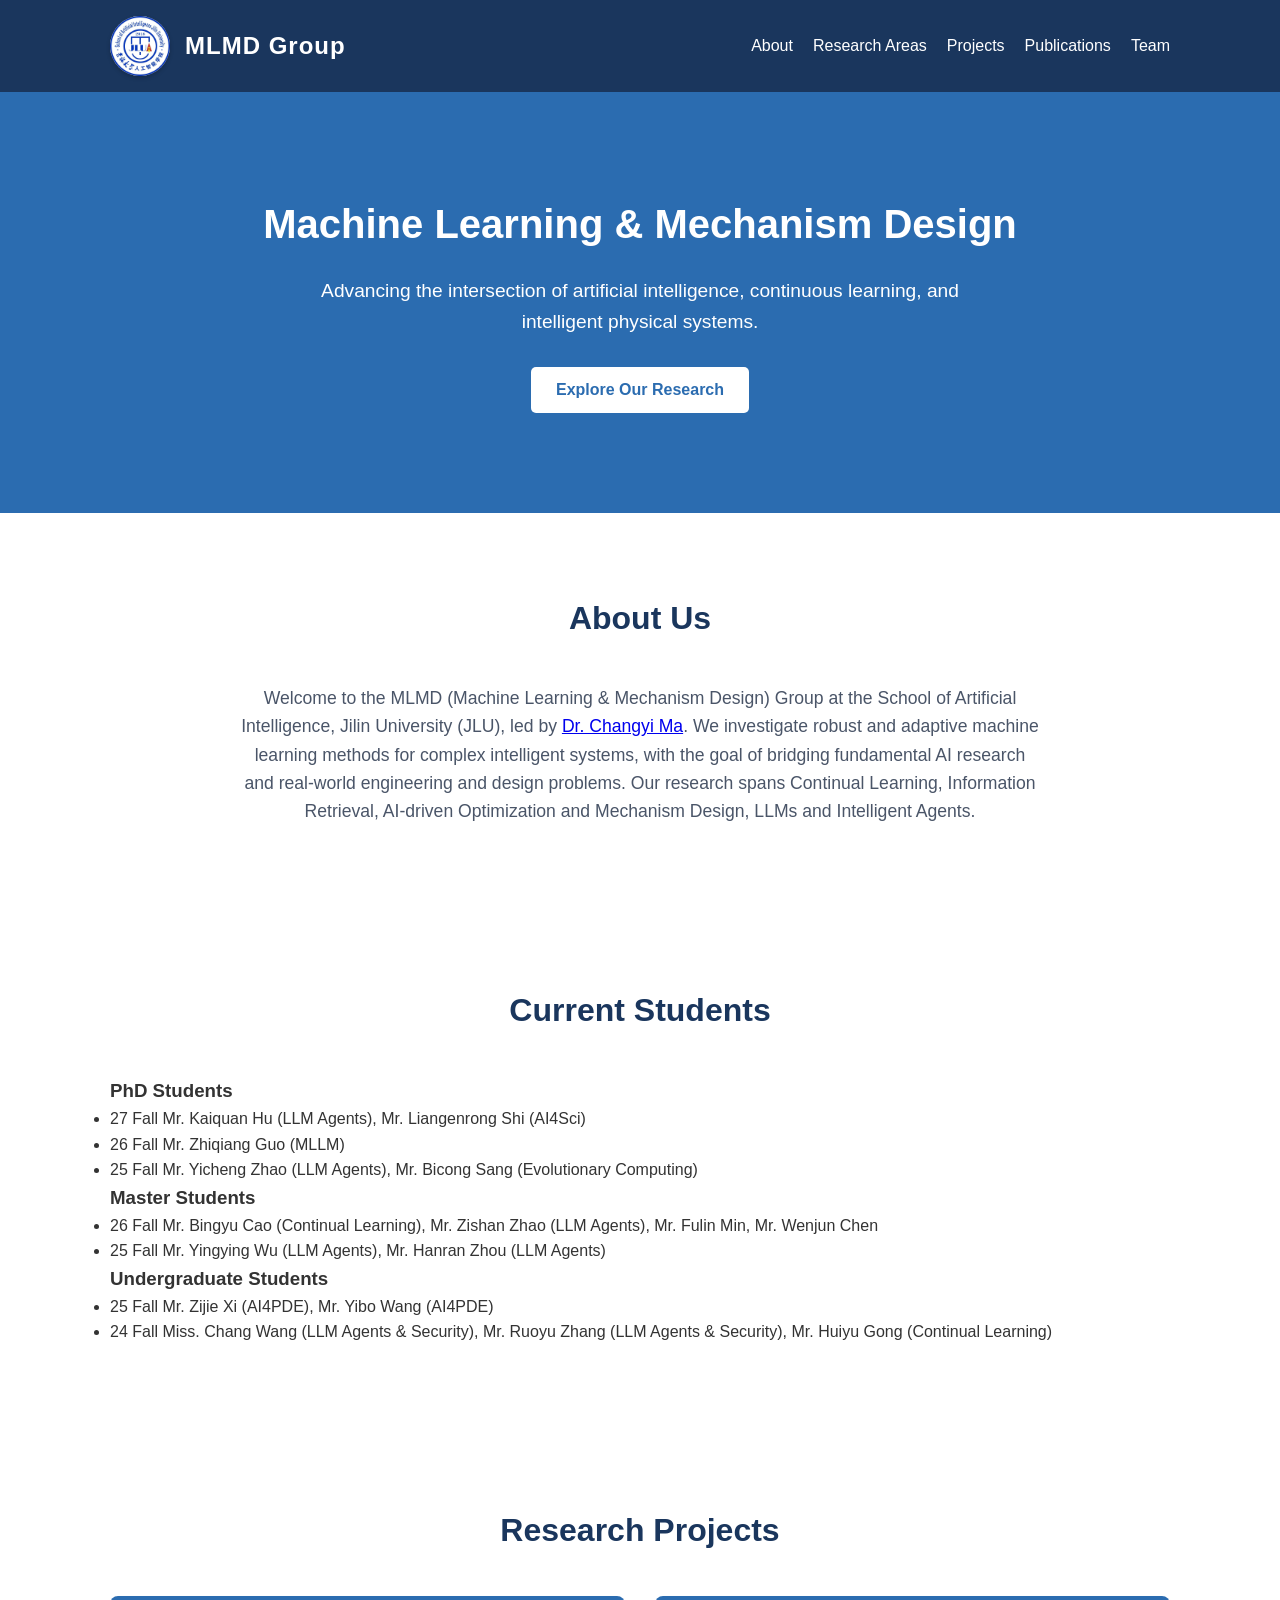
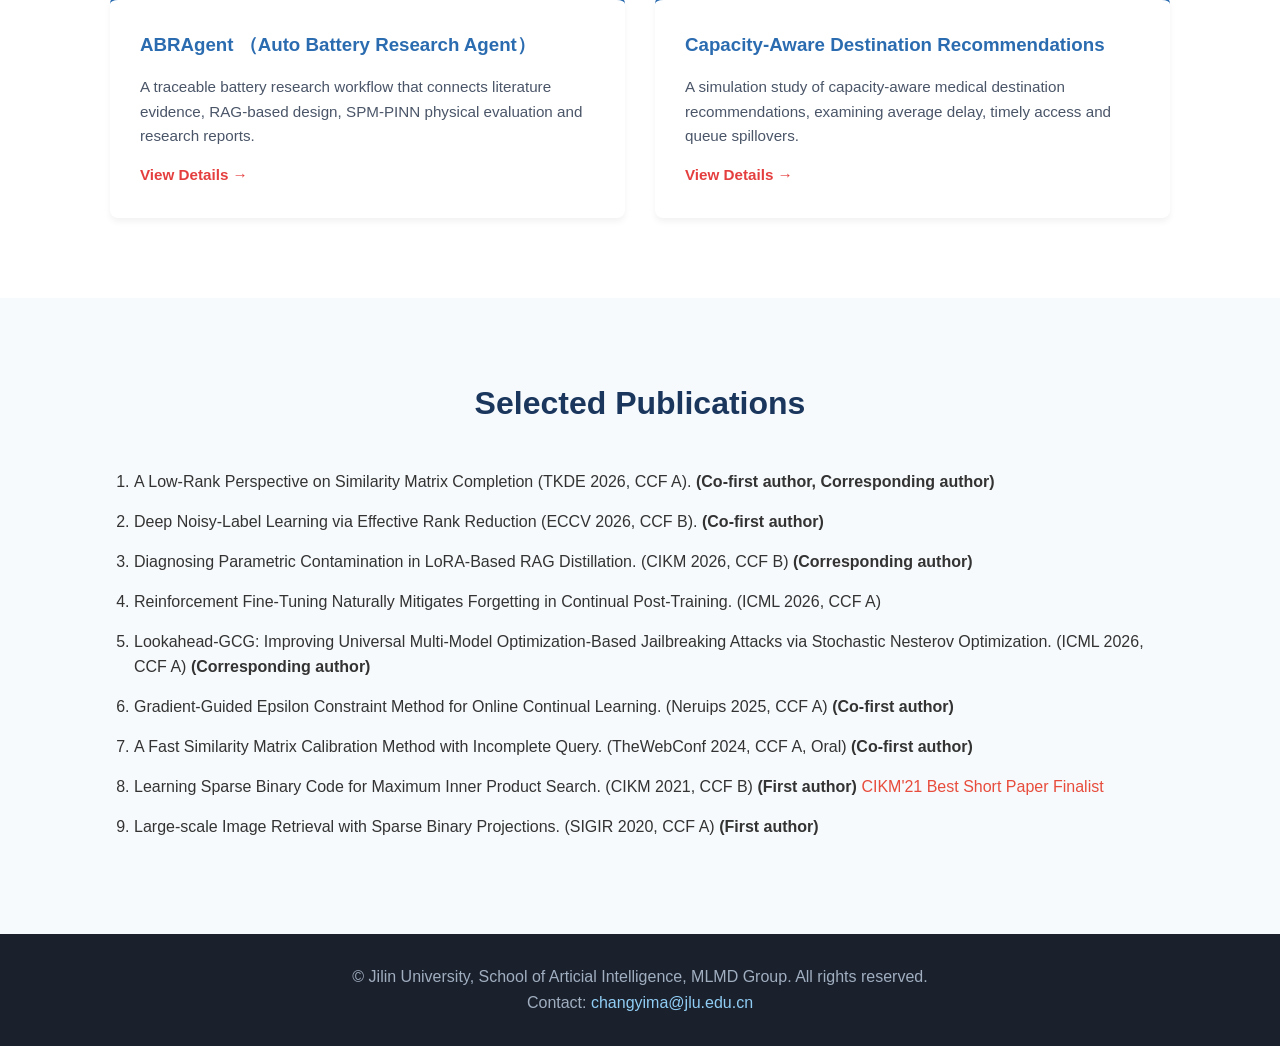
<file: index.html>
<!DOCTYPE html>
<html lang="en">
<head>
    <meta charset="UTF-8">
    <meta name="viewport" content="width=device-width, initial-scale=1.0">
    <title>MLMD Group - Machine Learning & Mechanism Design</title>
    <link rel="stylesheet" href="style.css">
</head>
<body>
<!-- 导航栏 -->
    <nav class="navbar">
        <div class="nav-container">
            <!-- 替换此处：添加 logo 图片与文字的组合 -->
            <a href="index.html" class="logo-container">
                <img src="jlusai.jpeg" alt="JLUA Logo" class="nav-logo-img">
                <h1 class="logo">MLMD Group</h1>
            </a>
            
            <ul class="nav-links">
                <!-- 这里保留你原有的链接，无需改动 -->
                <li><a href="index.html#about">About</a></li>
                <li><a href="index.html#research">Research Areas</a></li>
                <li><a href="projects.html">Projects</a></li>
                <li><a href="index.html#publications">Publications</a></li>
                <li><a href="index.html#team">Team</a></li>
            </ul>
        </div>
    </nav>

    <!-- 头部横幅 -->
    <header class="hero">
        <div class="hero-content">
            <h2>Machine Learning & Mechanism Design</h2>
            <p>Advancing the intersection of artificial intelligence, continuous learning, and intelligent physical systems.</p>
            <a href="#research" class="btn">Explore Our Research</a>
        </div>
    </header>

    <!-- 简介部分 -->
    <section id="about" class="section">
        <div class="container">
            <h2 class="section-title">About Us</h2>
            <p class="about-text">
                Welcome to the MLMD (Machine Learning & Mechanism Design) Group at the School of Artificial Intelligence, Jilin University (JLU), led by <a href="https://github.com/cyM-MC" target="_blank" rel="noopener noreferrer">Dr. Changyi Ma</a>.
                We investigate robust and adaptive machine learning methods for complex intelligent systems, with the goal of bridging fundamental AI research and real-world engineering and design problems.
                Our research spans Continual Learning, Information Retrieval, AI-driven Optimization and Mechanism Design, LLMs and Intelligent Agents.

            </p>
        </div>
    </section>
    <!-- 团队成员 -->
    <section id="team" class="section">
        <div class="container">
            <h2 class="section-title">Current Students</h2>

            <div class="team-container">
                <!-- PhD Students -->
                <div class="team-group">
                    <h3 class="team-role">PhD Students</h3>
                    <ul class="student-list">
                        <li><span class="year-badge">27 Fall</span> Mr. Kaiquan Hu (LLM Agents), Mr. Liangenrong Shi (AI4Sci)</li>
                        <li><span class="year-badge">26 Fall</span> Mr. Zhiqiang Guo (MLLM)</li>
                        <li><span class="year-badge">25 Fall</span> Mr. Yicheng Zhao (LLM Agents), Mr. Bicong Sang (Evolutionary Computing)</li>
                    </ul>
                </div>

                <!-- Master Students -->
                <div class="team-group">
                    <h3 class="team-role">Master Students</h3>
                    <ul class="student-list">
                        <li><span class="year-badge">26 Fall</span> Mr. Bingyu Cao (Continual Learning), Mr. Zishan Zhao (LLM Agents), Mr. Fulin Min, Mr. Wenjun Chen</li>
                        <li><span class="year-badge">25 Fall</span> Mr. Yingying Wu (LLM Agents), Mr. Hanran Zhou (LLM Agents)</li>
                    </ul>
                </div>

                <!-- Undergraduate Students -->
                <div class="team-group">
                    <h3 class="team-role">Undergraduate Students</h3>
                    <ul class="student-list">
                        <li><span class="year-badge">25 Fall</span> Mr. Zijie Xi (AI4PDE), Mr. Yibo Wang (AI4PDE)</li>
                        <li><span class="year-badge">24 Fall</span> Miss. Chang Wang (LLM Agents & Security), Mr. Ruoyu Zhang (LLM Agents & Security), Mr. Huiyu Gong (Continual Learning)</li>
                    </ul>
                </div>
            </div>
        </div>
    </section>
    <!-- 主页的项目概览板块 -->
    <section id="projects-overview" class="section">
        <div class="container">
            <h2 class="section-title">Research Projects</h2>
            <div class="grid">
                <!-- 项目 1 概览卡片 -->
                <div class="card">
                    <!-- 点击标题跳转到 ABRAgent 独立项目页面 -->
                    <h3><a href="abragent.html" class="project-link">ABRAgent （Auto Battery Research Agent）</a></h3>
                    <p>A traceable battery research workflow that connects literature evidence, RAG-based design, SPM-PINN physical evaluation and research reports.</p>
                    <a href="abragent.html" class="read-more">View Details &rarr;</a>
                </div>
                
                <div class="card"><h3><a href="nhb.html" class="project-link">Capacity-Aware Destination Recommendations</a></h3><p>A simulation study of capacity-aware medical destination recommendations, examining average delay, timely access and queue spillovers.</p><a href="nhb.html" class="read-more">View Details &rarr;</a></div>
<!-- 未来有新项目可以直接在这里复制添加卡片 -->
            </div>
        </div>
    </section>
    <!-- 发表论文 -->
    <section id="publications" class="section bg-light">
        <div class="container">
            <h2 class="section-title">Selected Publications</h2>
            
            <ol class="pub-list">
                <li class="pub-item"><p>A Low-Rank Perspective on Similarity Matrix Completion (TKDE 2026, CCF A). <strong>  (Co-first author, Corresponding author)</strong></p></li>
                <li class="pub-item"><p>Deep Noisy-Label Learning via Effective Rank Reduction (ECCV 2026, CCF B). <strong>  (Co-first author)</strong></p></li>
                <li class="pub-item"><p>Diagnosing Parametric Contamination in LoRA-Based RAG Distillation. (CIKM 2026, CCF B) <strong>  (Corresponding author)</strong></p></li>
                <li class="pub-item"><p>Reinforcement Fine-Tuning Naturally Mitigates Forgetting in Continual Post-Training. (ICML 2026, CCF A)  </p></li>
                <li class="pub-item"><p>Lookahead-GCG: Improving Universal Multi-Model Optimization-Based Jailbreaking Attacks via Stochastic Nesterov Optimization. (ICML 2026, CCF A) <strong>(Corresponding author)</strong></p></li>
                <li class="pub-item"><p>Gradient-Guided Epsilon Constraint Method for Online Continual Learning. (Neruips 2025, CCF A) <strong>  (Co-first author) </strong></p></li>
                <li class="pub-item"><p>A Fast Similarity Matrix Calibration Method with Incomplete Query. (TheWebConf 2024, CCF A, Oral) <strong> (Co-first author) </strong> </p></li>
                <li class="pub-item"><p>Learning Sparse Binary Code for Maximum Inner Product Search. (CIKM 2021, CCF B) <strong>  (First author) </strong><span style="color:#e74c3c">CIKM'21 Best Short Paper Finalist</span></p></li>
                <li class="pub-item"><p>Large-scale Image Retrieval with Sparse Binary Projections. (SIGIR 2020, CCF A) <strong>  (First author)</strong> </p></li>
            </ol>
        </div>
    </section>



    <!-- 页脚 -->
    <footer id="contact" class="footer">
        <div class="container">
            <p>&copy; Jilin University, School of Articial Intelligence, MLMD Group. All rights reserved.</p>
            <p>Contact: <a href="mailto:changyima@jlu.edu.cn">changyima@jlu.edu.cn</a></p>
        </div>
    </footer>
</body>
</html>
</file>
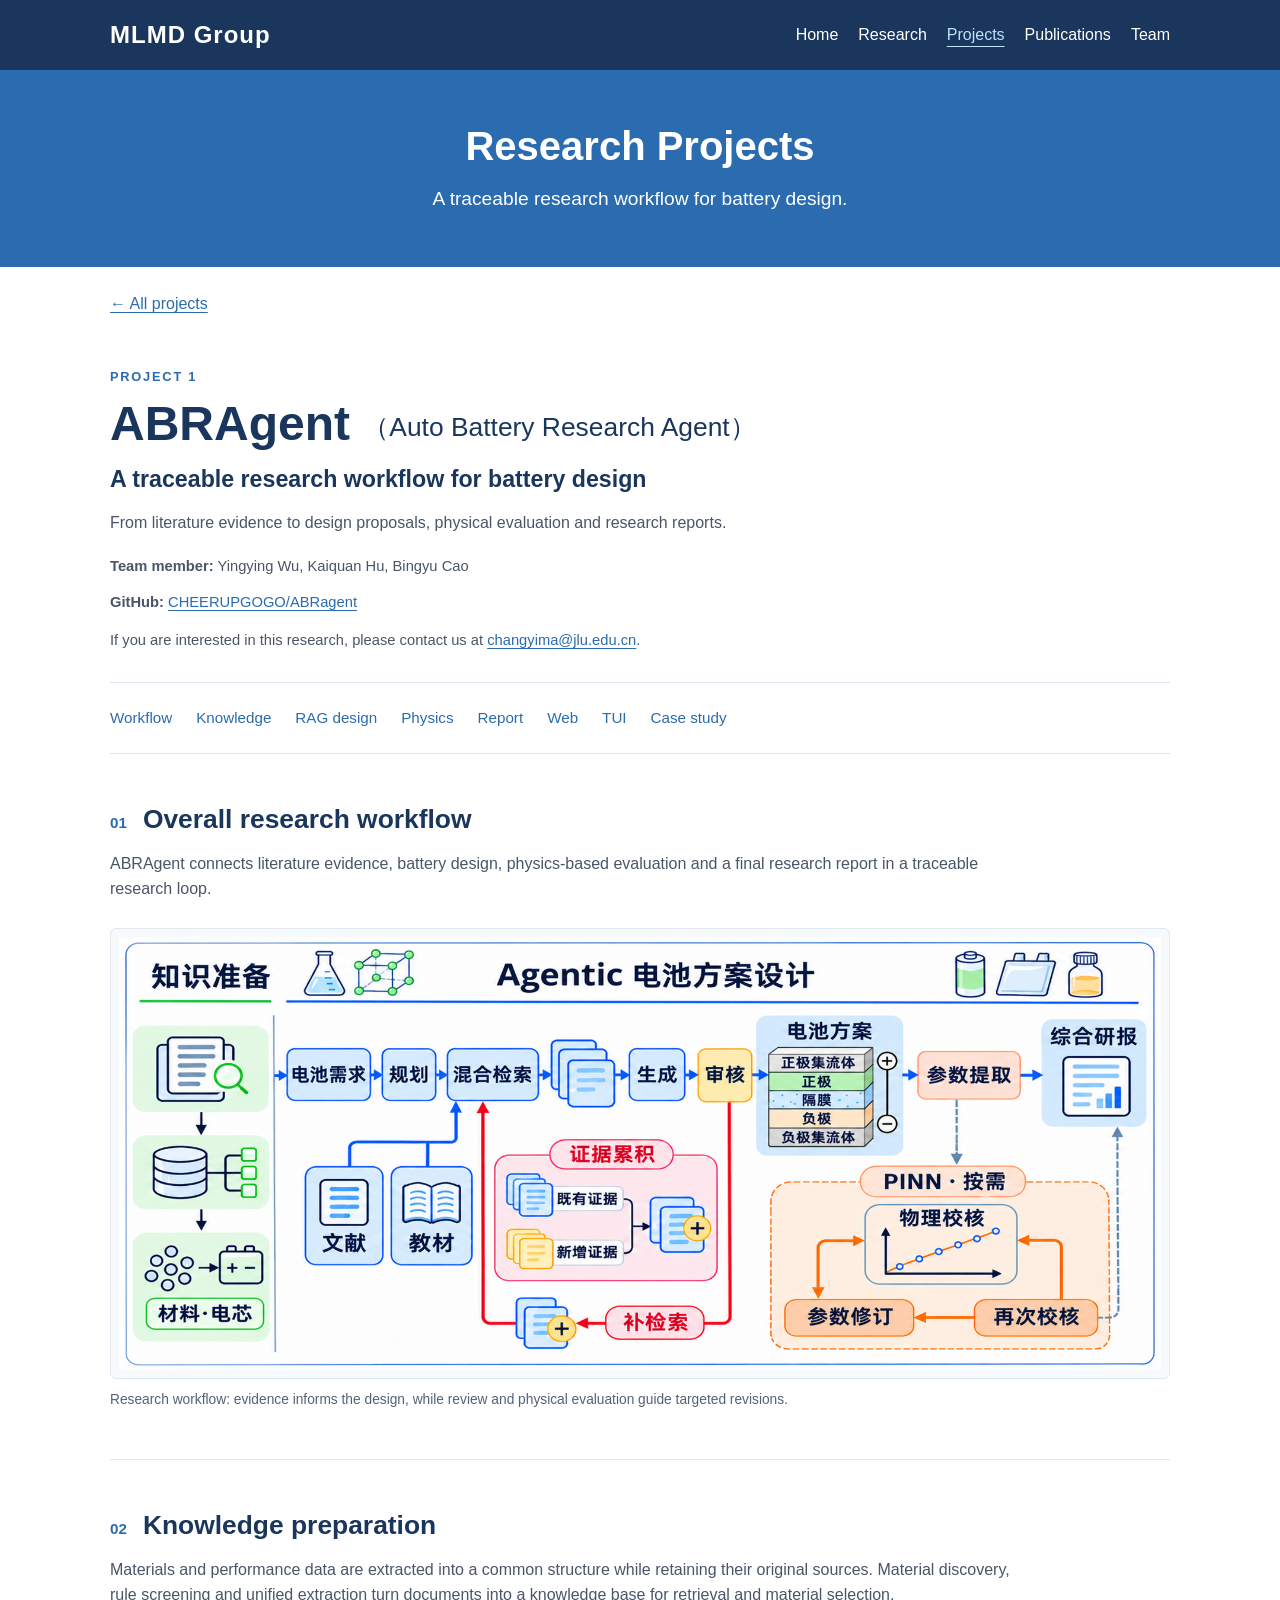
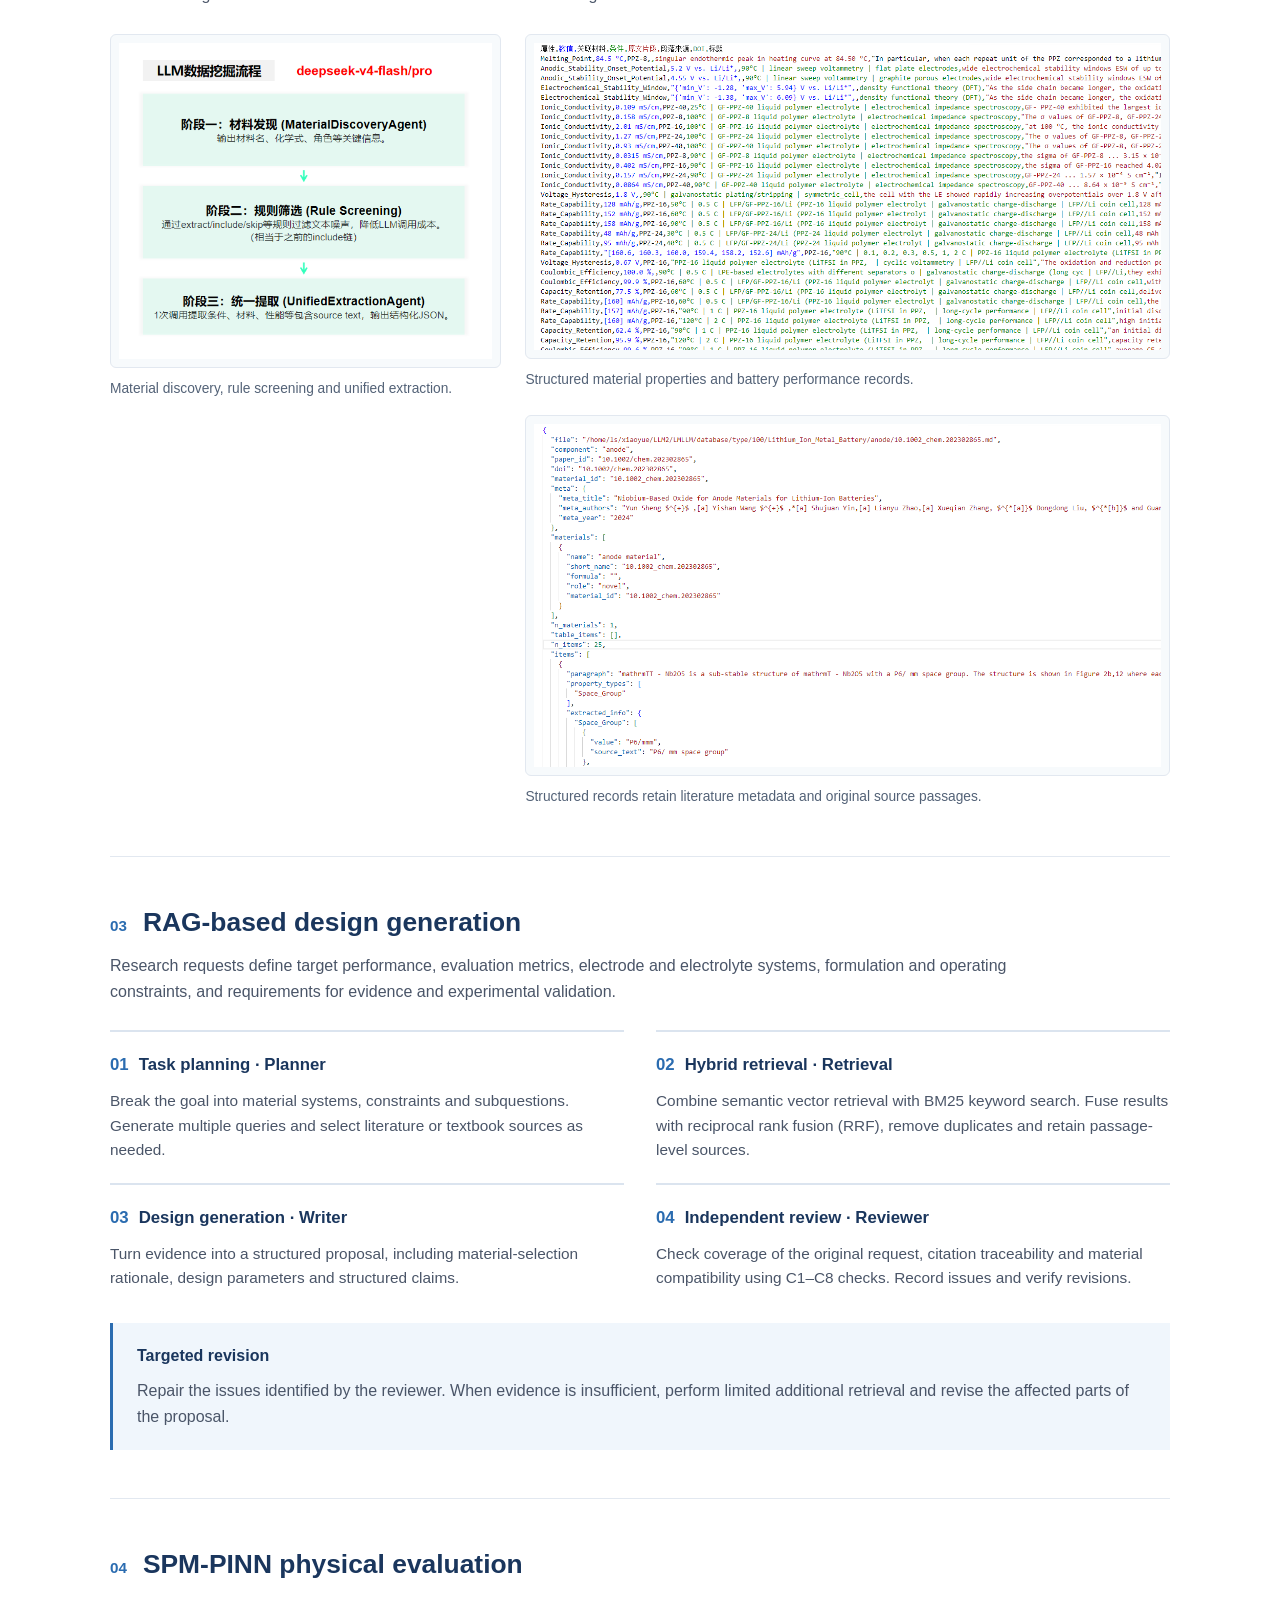
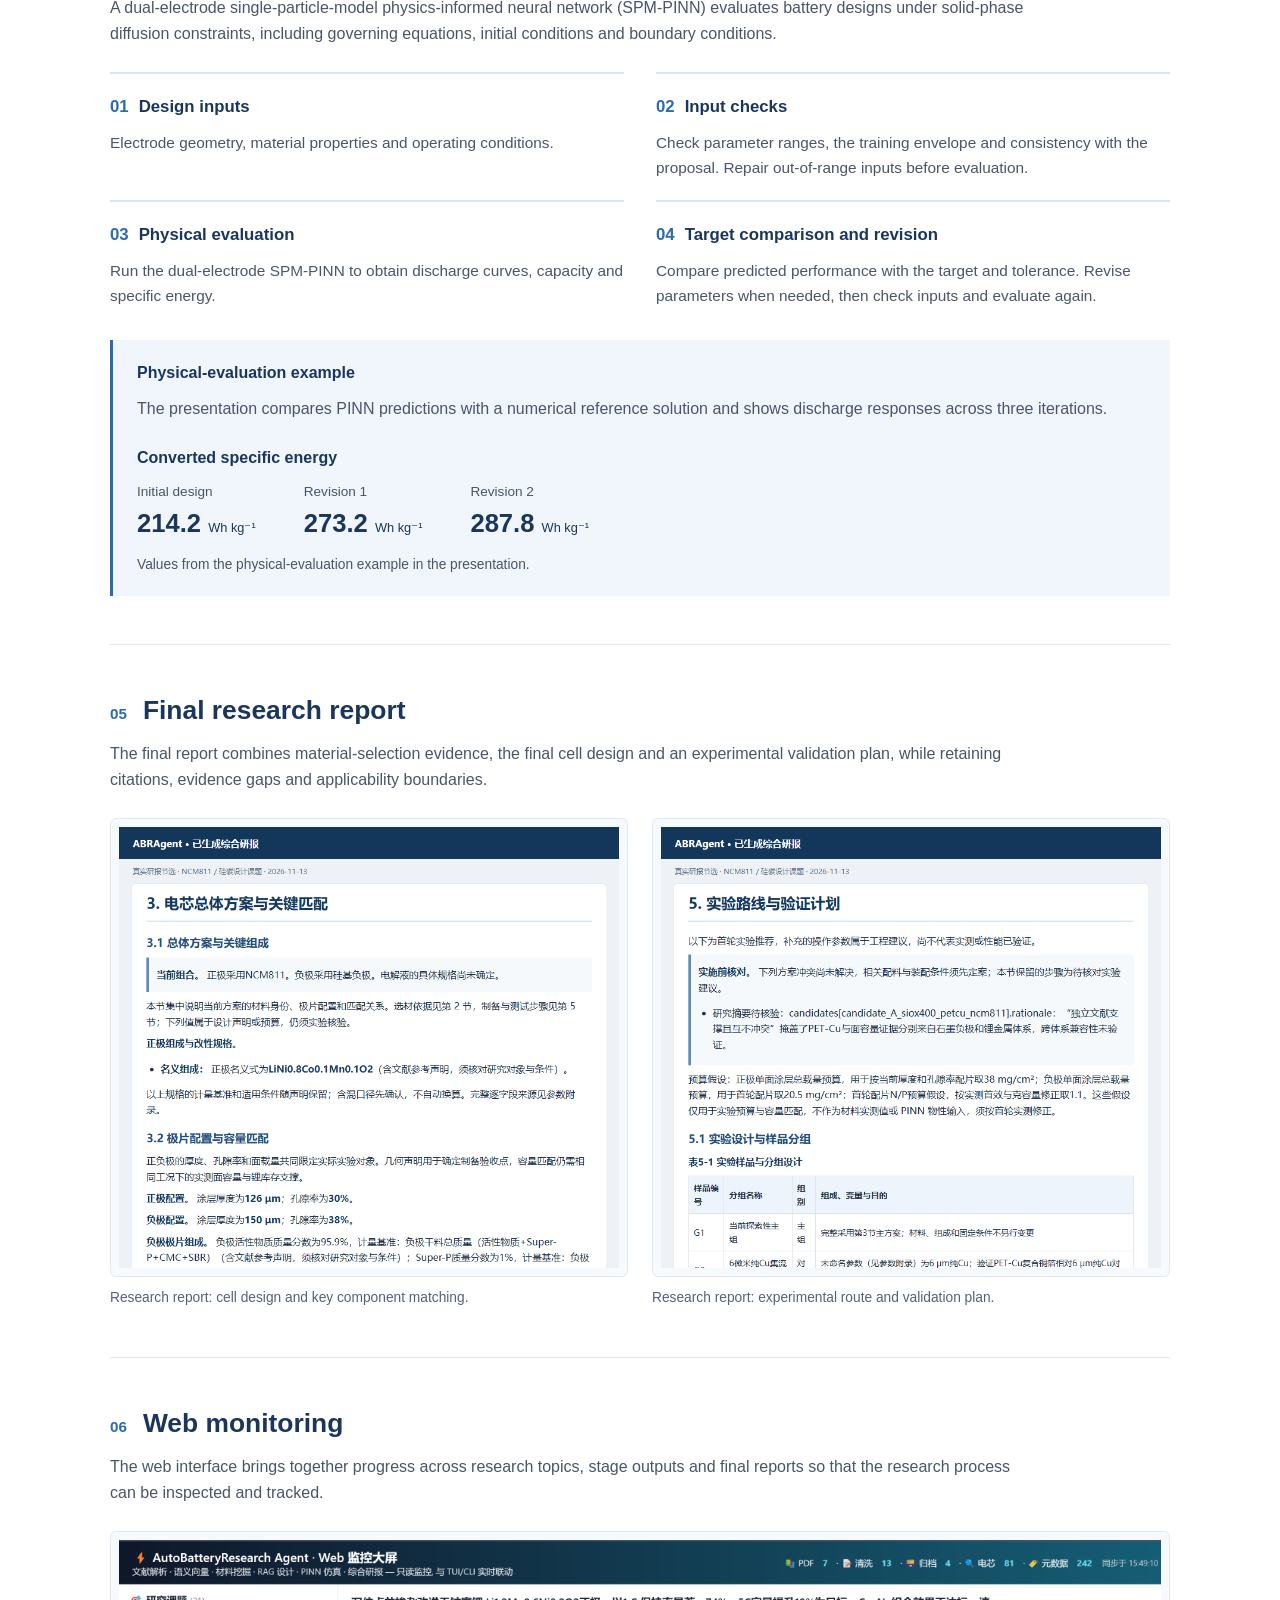
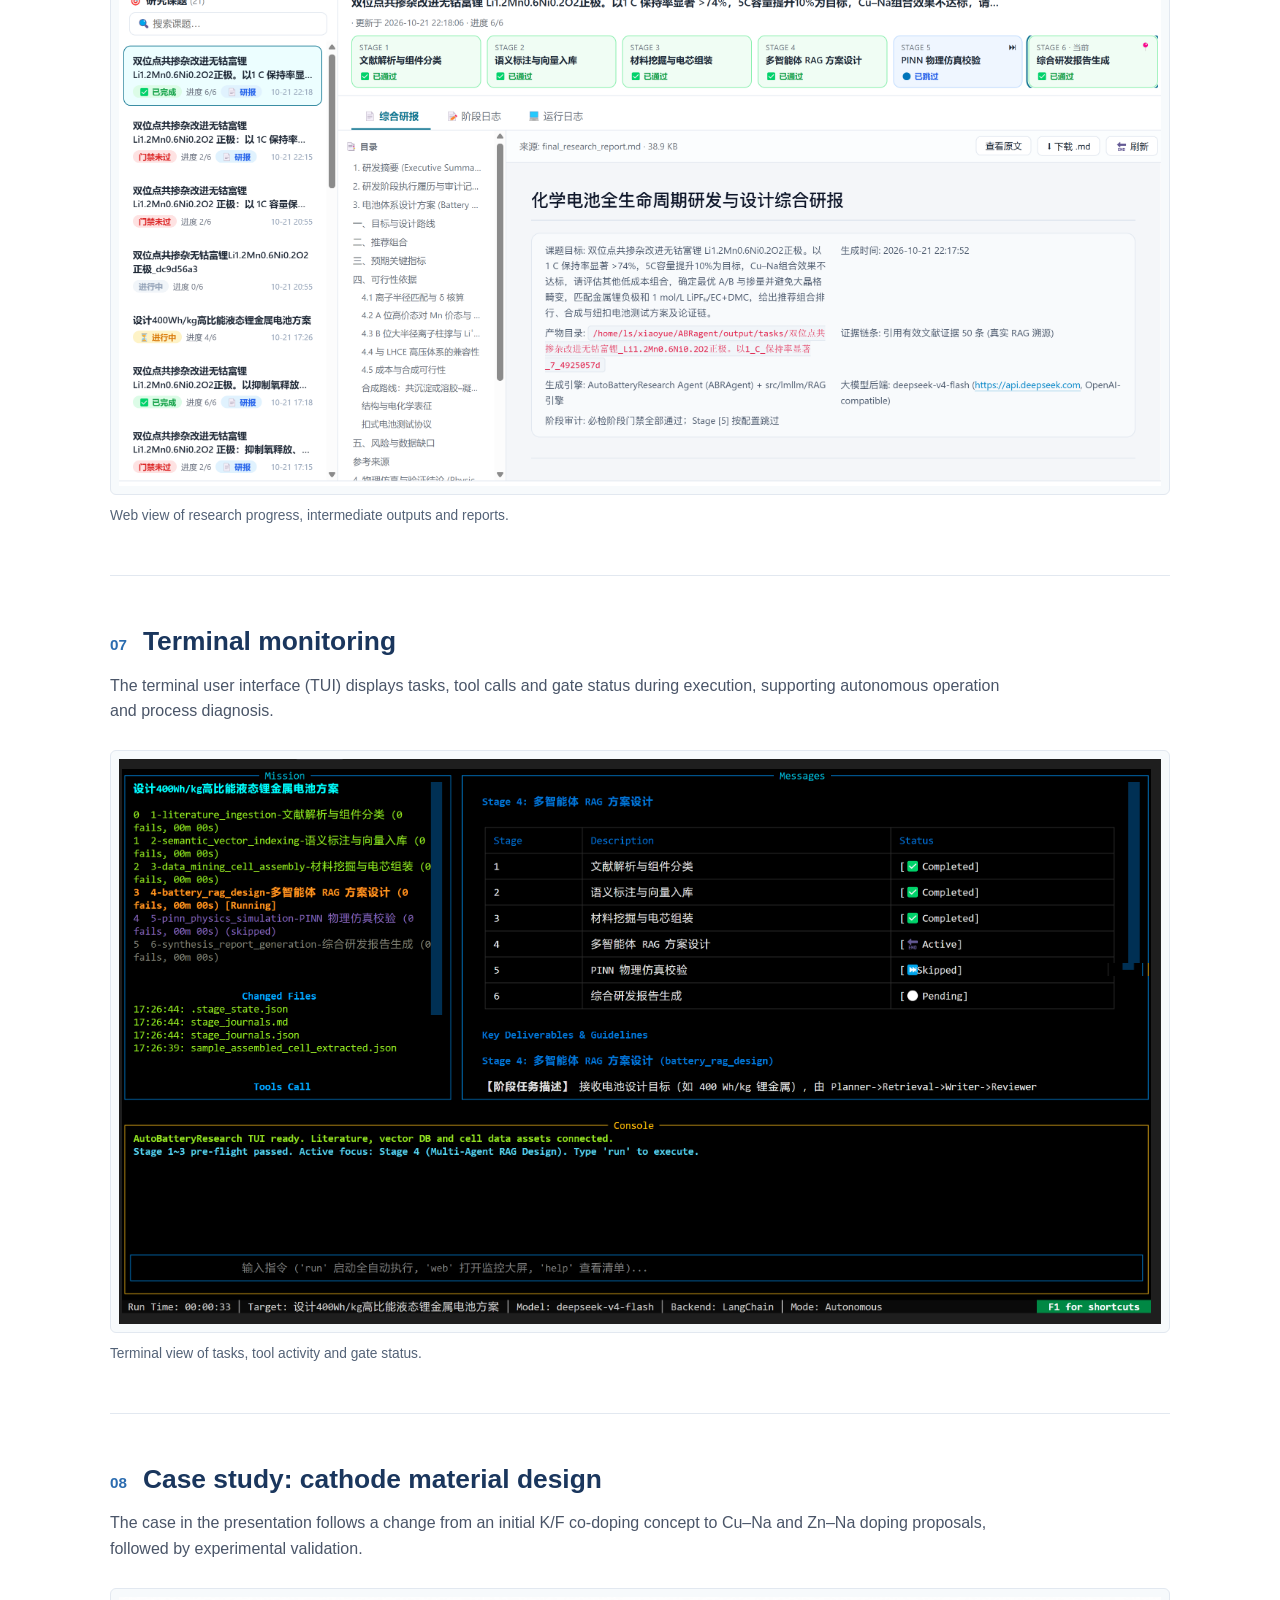
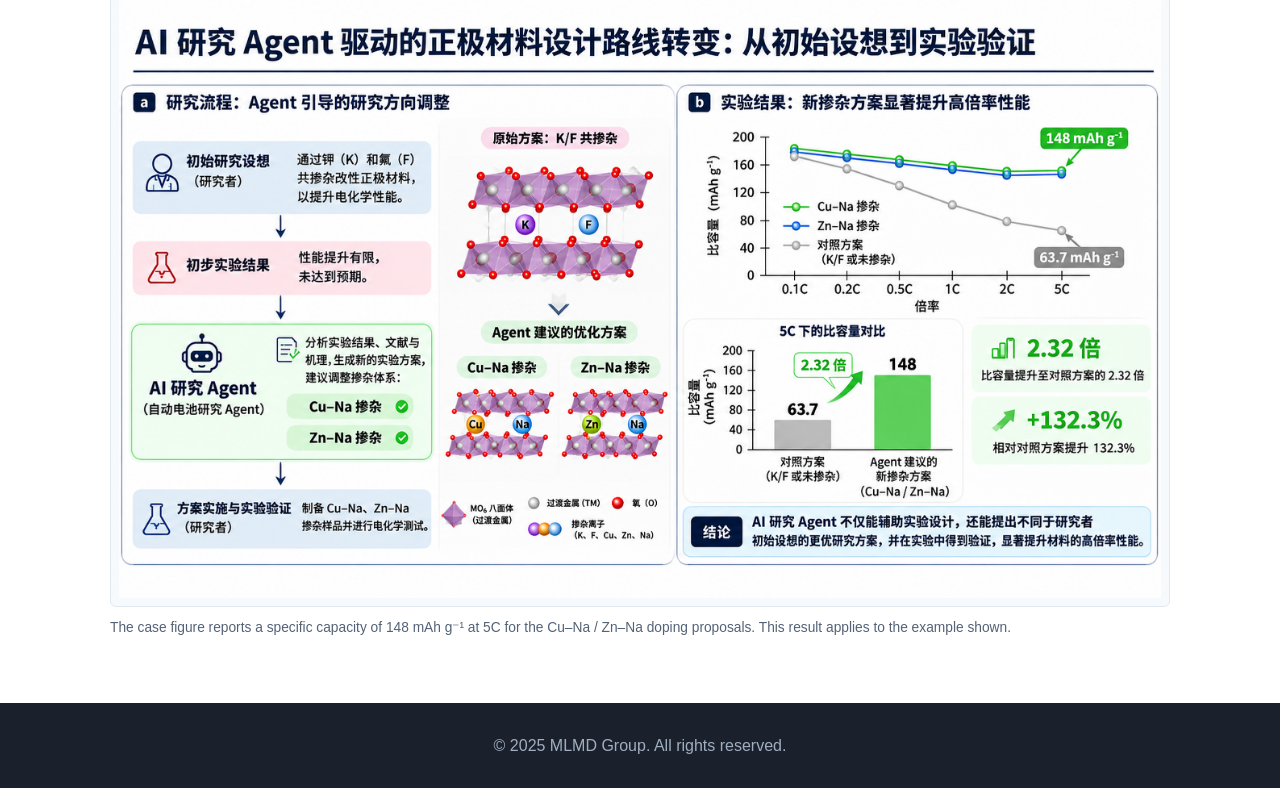
<file: abragent.html>
<!DOCTYPE html>
<html lang="en"><head><meta charset="UTF-8"><meta name="viewport" content="width=device-width, initial-scale=1.0"><meta name="description" content="A traceable research workflow for battery design."><title>ABRAgent （Auto Battery Research Agent） - MLMD Group</title><link rel="stylesheet" href="style.css"><link rel="stylesheet" href="projects.css"></head>
<body class="projects-page"><a class="skip-link" href="#main">Skip to content</a><nav class="navbar" aria-label="Main navigation"><div class="nav-container"><a class="logo-container" href="index.html"><span class="logo">MLMD Group</span></a><ul class="nav-links"><li><a href="index.html">Home</a></li><li><a href="index.html#research">Research</a></li><li><a href="projects.html" aria-current="page">Projects</a></li><li><a href="index.html#publications">Publications</a></li><li><a href="index.html#team">Team</a></li></ul></div></nav>
<header class="hero projects-hero"><h1>Research Projects</h1><p>A traceable research workflow for battery design.</p></header>
<main id="main" class="container"><p class="project-back"><a href="projects.html">&larr; All projects</a></p><article id="project-1"><header class="project-header"><p class="eyebrow">PROJECT 1</p><h2>ABRAgent <span class="project-full-name">（Auto Battery Research Agent）</span></h2><p class="project-subtitle">A traceable research workflow for battery design</p><p class="project-summary">From literature evidence to design proposals, physical evaluation and research reports.</p><p class="team"><strong>Team member:</strong> Yingying Wu, Kaiquan Hu, Bingyu Cao</p><p class="project-repository"><strong>GitHub:</strong> <a href="https://github.com/CHEERUPGOGO/ABRagent" target="_blank" rel="noopener noreferrer">CHEERUPGOGO/ABRagent</a></p><p class="project-contact">If you are interested in this research, please contact us at <a href="mailto:changyima@jlu.edu.cn">changyima@jlu.edu.cn</a>.</p></header><nav class="section-nav" aria-label="Project sections"><a href="#workflow">Workflow</a><a href="#knowledge">Knowledge</a><a href="#rag">RAG design</a><a href="#physics">Physics</a><a href="#report">Report</a><a href="#web">Web</a><a href="#terminal">TUI</a><a href="#case">Case study</a></nav>
<section class="project-section" id="workflow" aria-labelledby="workflow-title"><h3 id="workflow-title"><span>01</span>Overall research workflow</h3><p class="section-intro">ABRAgent connects literature evidence, battery design, physics-based evaluation and a final research report in a traceable research loop.</p><div class="stack"><figure><a href="assets/abragent/image2.png" target="_blank" rel="noopener" aria-label="View full-size image: Research workflow: evidence informs the design, while review and physical evaluation guide targeted revisions."><img src="assets/abragent/image2.png" width="1757" height="731" alt="Research workflow: evidence informs the design, while review and physical evaluation guide targeted revisions." ></a><figcaption>Research workflow: evidence informs the design, while review and physical evaluation guide targeted revisions.</figcaption></figure></div></section>
<section class="project-section" id="knowledge" aria-labelledby="knowledge-title"><h3 id="knowledge-title"><span>02</span>Knowledge preparation</h3><p class="section-intro">Materials and performance data are extracted into a common structure while retaining their original sources. Material discovery, rule screening and unified extraction turn documents into a knowledge base for retrieval and material selection.</p><div class="knowledge-layout"><figure><a href="assets/abragent/image3.png" target="_blank" rel="noopener" aria-label="View full-size image: Material discovery, rule screening and unified extraction."><img src="assets/abragent/image3.png" width="597" height="506" alt="Material discovery, rule screening and unified extraction." loading="lazy"></a><figcaption>Material discovery, rule screening and unified extraction.</figcaption></figure><div class="stack"><figure><a href="assets/abragent/image4.png" target="_blank" rel="noopener" aria-label="View full-size image: Structured material properties and battery performance records."><img src="assets/abragent/image4.png" width="1226" height="601" alt="Structured material properties and battery performance records." loading="lazy"></a><figcaption>Structured material properties and battery performance records.</figcaption></figure><figure><a href="assets/abragent/image5.png" target="_blank" rel="noopener" aria-label="View full-size image: Structured records retain literature metadata and original source passages."><img src="assets/abragent/image5.png" width="1222" height="668" alt="Structured records retain literature metadata and original source passages." loading="lazy"></a><figcaption>Structured records retain literature metadata and original source passages.</figcaption></figure></div></div></section>
<section class="project-section" id="rag" aria-labelledby="rag-title"><h3 id="rag-title"><span>03</span>RAG-based design generation</h3><p class="section-intro">Research requests define target performance, evaluation metrics, electrode and electrolyte systems, formulation and operating constraints, and requirements for evidence and experimental validation.</p><ol class="process"><li><h4>Task planning · Planner</h4><p>Break the goal into material systems, constraints and subquestions. Generate multiple queries and select literature or textbook sources as needed.</p></li><li><h4>Hybrid retrieval · Retrieval</h4><p>Combine semantic vector retrieval with BM25 keyword search. Fuse results with reciprocal rank fusion (RRF), remove duplicates and retain passage-level sources.</p></li><li><h4>Design generation · Writer</h4><p>Turn evidence into a structured proposal, including material-selection rationale, design parameters and structured claims.</p></li><li><h4>Independent review · Reviewer</h4><p>Check coverage of the original request, citation traceability and material compatibility using C1–C8 checks. Record issues and verify revisions.</p></li></ol><aside class="research-note"><h4>Targeted revision</h4><p>Repair the issues identified by the reviewer. When evidence is insufficient, perform limited additional retrieval and revise the affected parts of the proposal.</p></aside></section>
<section class="project-section" id="physics" aria-labelledby="physics-title"><h3 id="physics-title"><span>04</span>SPM-PINN physical evaluation</h3><p class="section-intro">A dual-electrode single-particle-model physics-informed neural network (SPM-PINN) evaluates battery designs under solid-phase diffusion constraints, including governing equations, initial conditions and boundary conditions.</p><ol class="process"><li><h4>Design inputs</h4><p>Electrode geometry, material properties and operating conditions.</p></li><li><h4>Input checks</h4><p>Check parameter ranges, the training envelope and consistency with the proposal. Repair out-of-range inputs before evaluation.</p></li><li><h4>Physical evaluation</h4><p>Run the dual-electrode SPM-PINN to obtain discharge curves, capacity and specific energy.</p></li><li><h4>Target comparison and revision</h4><p>Compare predicted performance with the target and tolerance. Revise parameters when needed, then check inputs and evaluate again.</p></li></ol><div class="research-note"><h4>Physical-evaluation example</h4><p>The presentation compares PINN predictions with a numerical reference solution and shows discharge responses across three iterations.</p><h4 class="metric-title">Converted specific energy</h4><dl class="energy-results"><div><dt>Initial design</dt><dd>214.2 <small>Wh kg⁻¹</small></dd></div><div><dt>Revision 1</dt><dd>273.2 <small>Wh kg⁻¹</small></dd></div><div><dt>Revision 2</dt><dd>287.8 <small>Wh kg⁻¹</small></dd></div></dl><p class="caption-note">Values from the physical-evaluation example in the presentation.</p></div></section>
<section class="project-section" id="report" aria-labelledby="report-title"><h3 id="report-title"><span>05</span>Final research report</h3><p class="section-intro">The final report combines material-selection evidence, the final cell design and an experimental validation plan, while retaining citations, evidence gaps and applicability boundaries.</p><div class="figure-pair"><figure><a href="assets/abragent/image6.png" target="_blank" rel="noopener" aria-label="View full-size image: Research report: cell design and key component matching."><img src="assets/abragent/image6.png" width="840" height="740" alt="Research report: cell design and key component matching." loading="lazy"></a><figcaption>Research report: cell design and key component matching.</figcaption></figure><figure><a href="assets/abragent/image7.png" target="_blank" rel="noopener" aria-label="View full-size image: Research report: experimental route and validation plan."><img src="assets/abragent/image7.png" width="840" height="740" alt="Research report: experimental route and validation plan." loading="lazy"></a><figcaption>Research report: experimental route and validation plan.</figcaption></figure></div></section>
<section class="project-section" id="web" aria-labelledby="web-title"><h3 id="web-title"><span>06</span>Web monitoring</h3><p class="section-intro">The web interface brings together progress across research topics, stage outputs and final reports so that the research process can be inspected and tracked.</p><div class="stack"><figure><a href="assets/abragent/image8.png" target="_blank" rel="noopener" aria-label="View full-size image: Web view of research progress, intermediate outputs and reports."><img src="assets/abragent/image8.png" width="2852" height="1495" alt="Web view of research progress, intermediate outputs and reports." loading="lazy"></a><figcaption>Web view of research progress, intermediate outputs and reports.</figcaption></figure></div></section>
<section class="project-section" id="terminal" aria-labelledby="terminal-title"><h3 id="terminal-title"><span>07</span>Terminal monitoring</h3><p class="section-intro">The terminal user interface (TUI) displays tasks, tool calls and gate status during execution, supporting autonomous operation and process diagnosis.</p><div class="stack"><figure><a href="assets/abragent/image9.png" target="_blank" rel="noopener" aria-label="View full-size image: Terminal view of tasks, tool activity and gate status."><img src="assets/abragent/image9.png" width="2734" height="1483" alt="Terminal view of tasks, tool activity and gate status." loading="lazy"></a><figcaption>Terminal view of tasks, tool activity and gate status.</figcaption></figure></div></section>
<section class="project-section" id="case" aria-labelledby="case-title"><h3 id="case-title"><span>08</span>Case study: cathode material design</h3><p class="section-intro">The case in the presentation follows a change from an initial K/F co-doping concept to Cu–Na and Zn–Na doping proposals, followed by experimental validation.</p><div class="stack"><figure><a href="assets/abragent/image10.png" target="_blank" rel="noopener" aria-label="View full-size image: The case figure reports a specific capacity of 148 mAh g⁻¹ at 5C for the Cu–Na / Zn–Na doping proposals. This result applies to the example shown."><img src="assets/abragent/image10.png" width="2583" height="1490" alt="The case figure reports a specific capacity of 148 mAh g⁻¹ at 5C for the Cu–Na / Zn–Na doping proposals. This result applies to the example shown." loading="lazy"></a><figcaption>The case figure reports a specific capacity of 148 mAh g⁻¹ at 5C for the Cu–Na / Zn–Na doping proposals. This result applies to the example shown.</figcaption></figure></div></section>
</article></main><footer class="footer"><div class="container"><p>&copy; 2025 MLMD Group. All rights reserved.</p></div></footer></body></html>
</file>
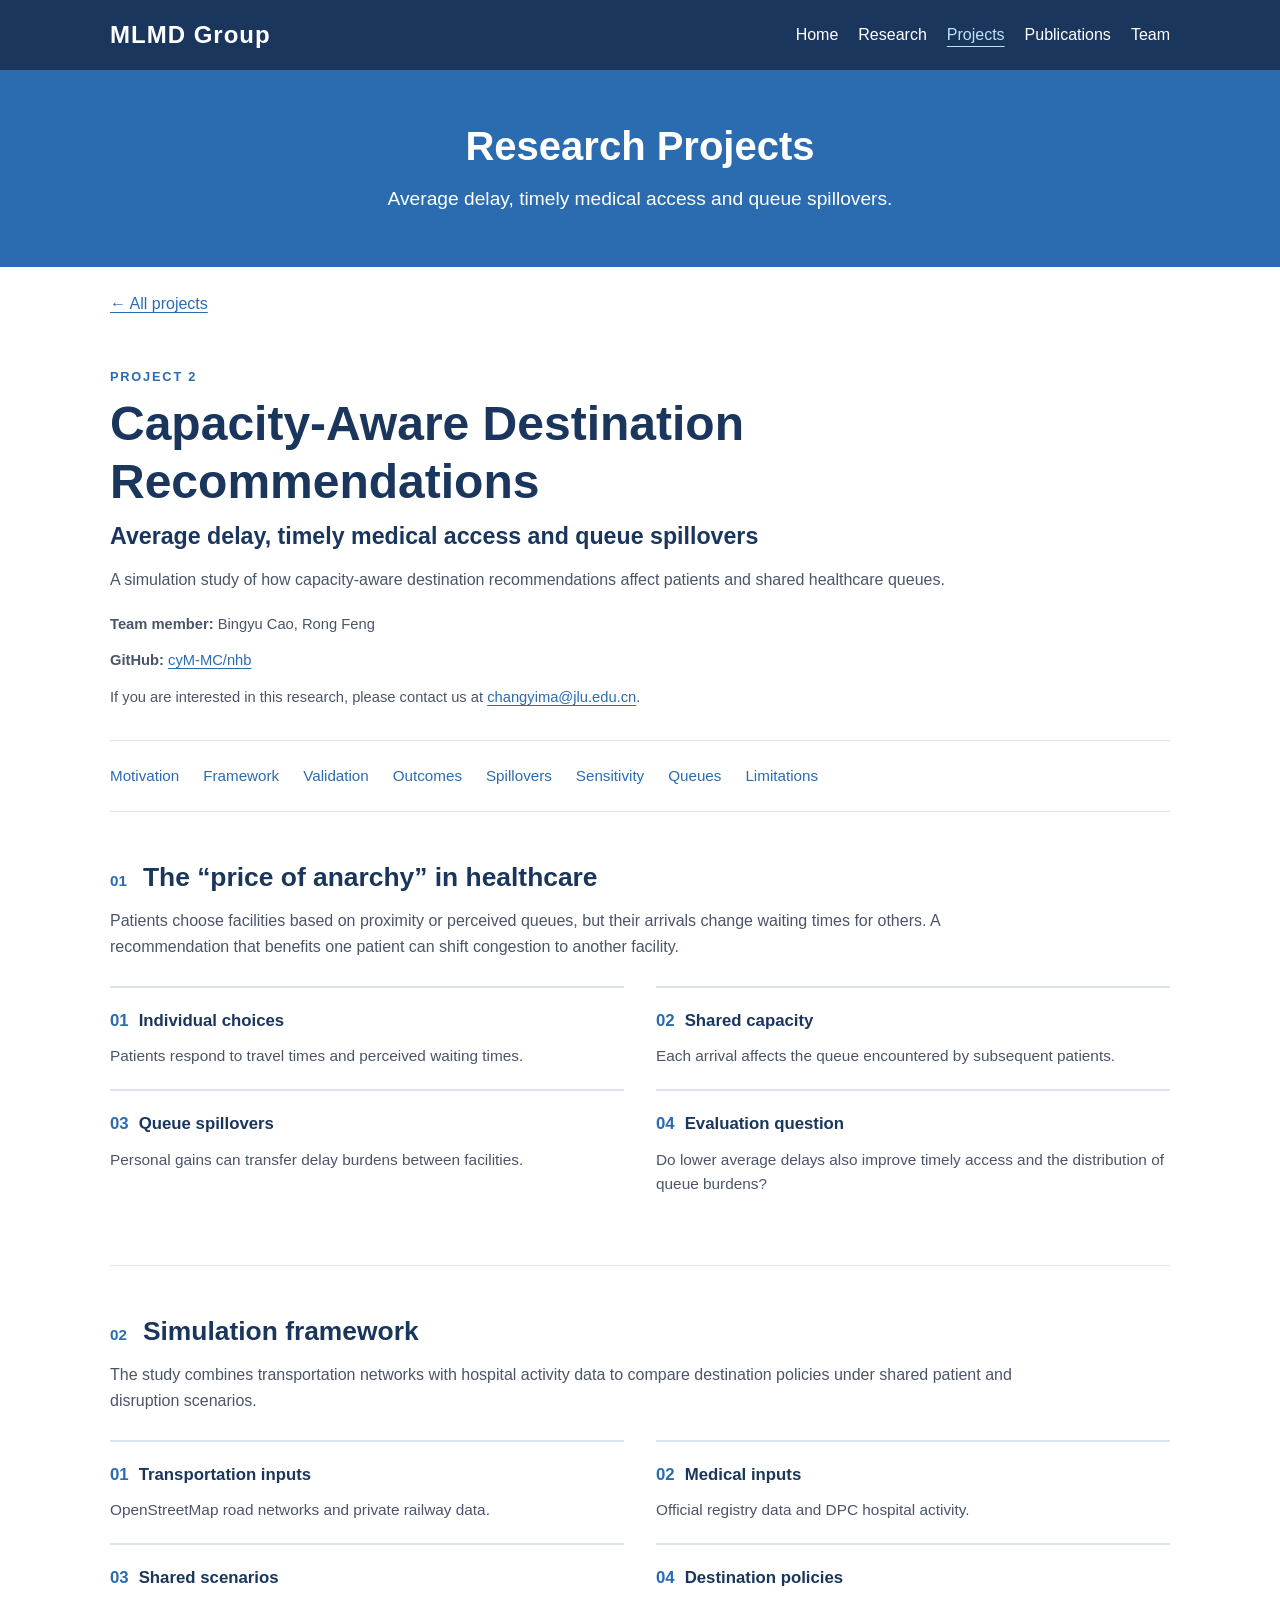
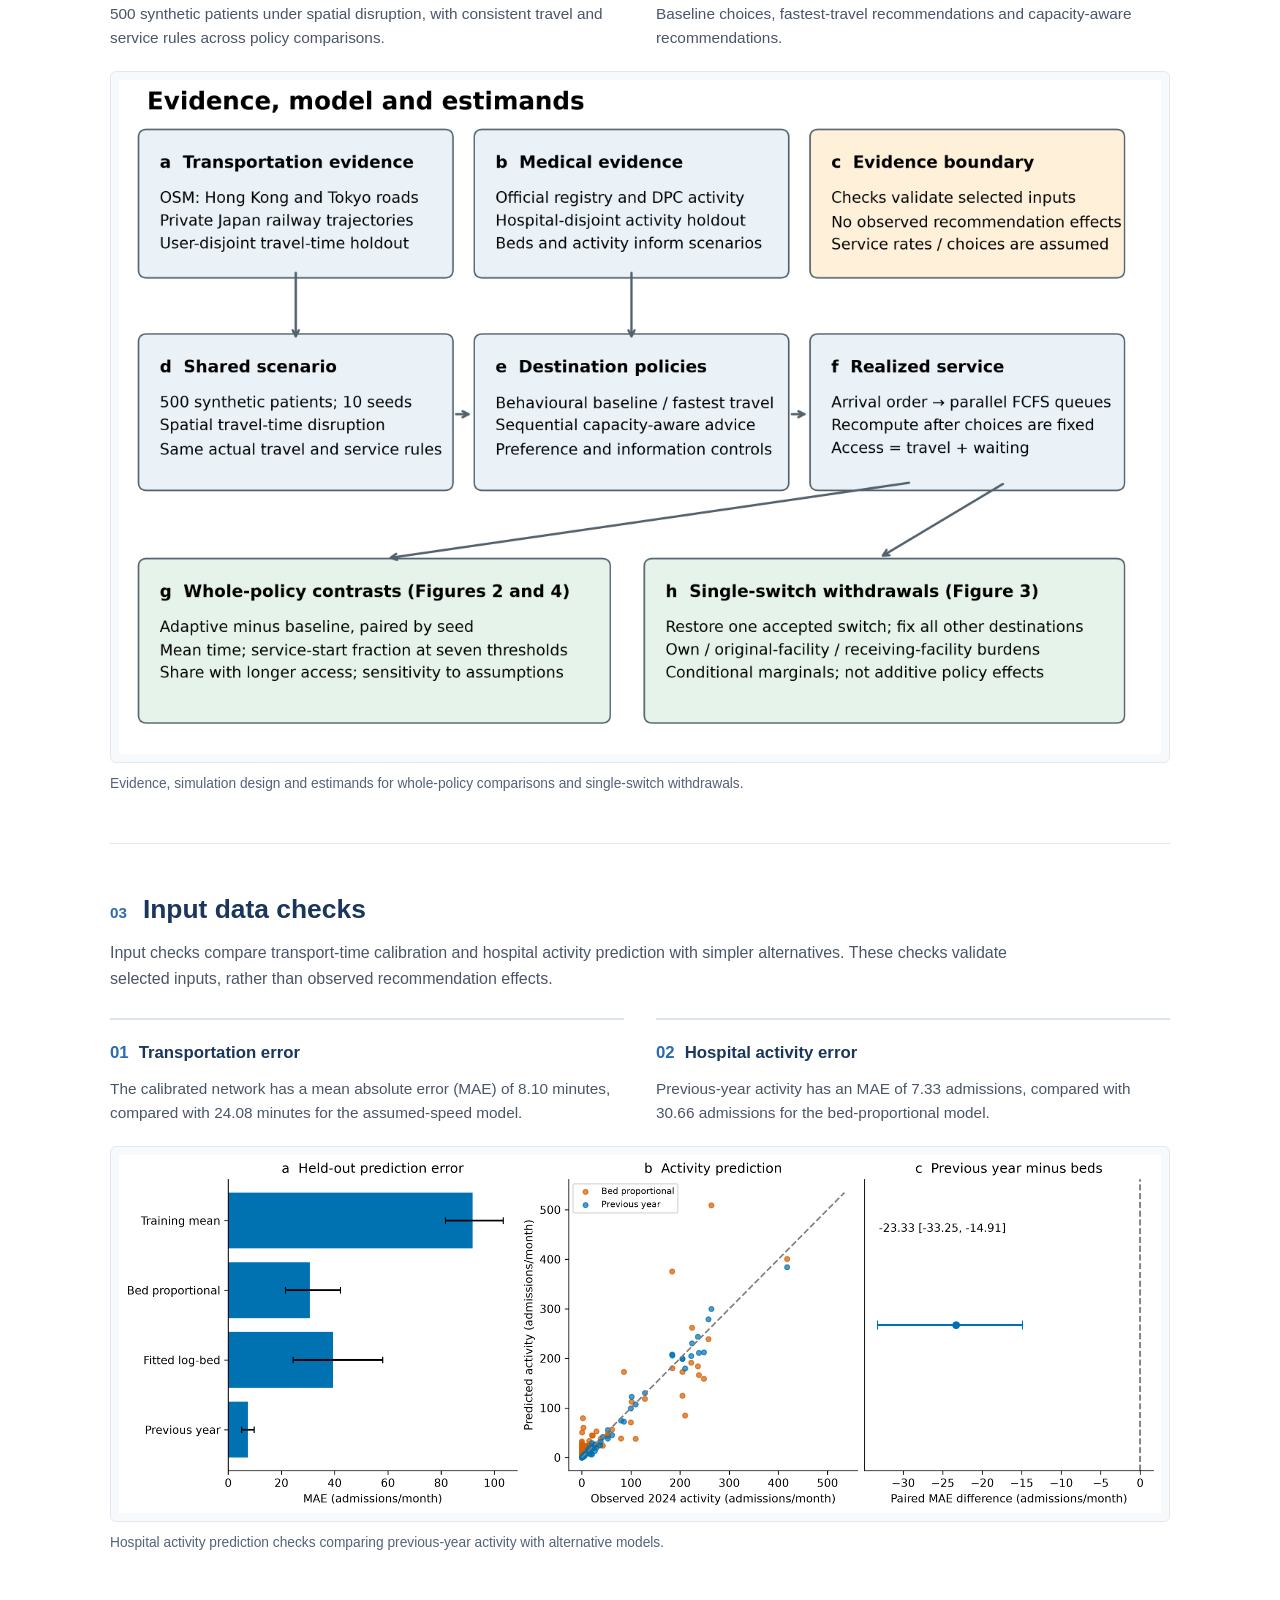
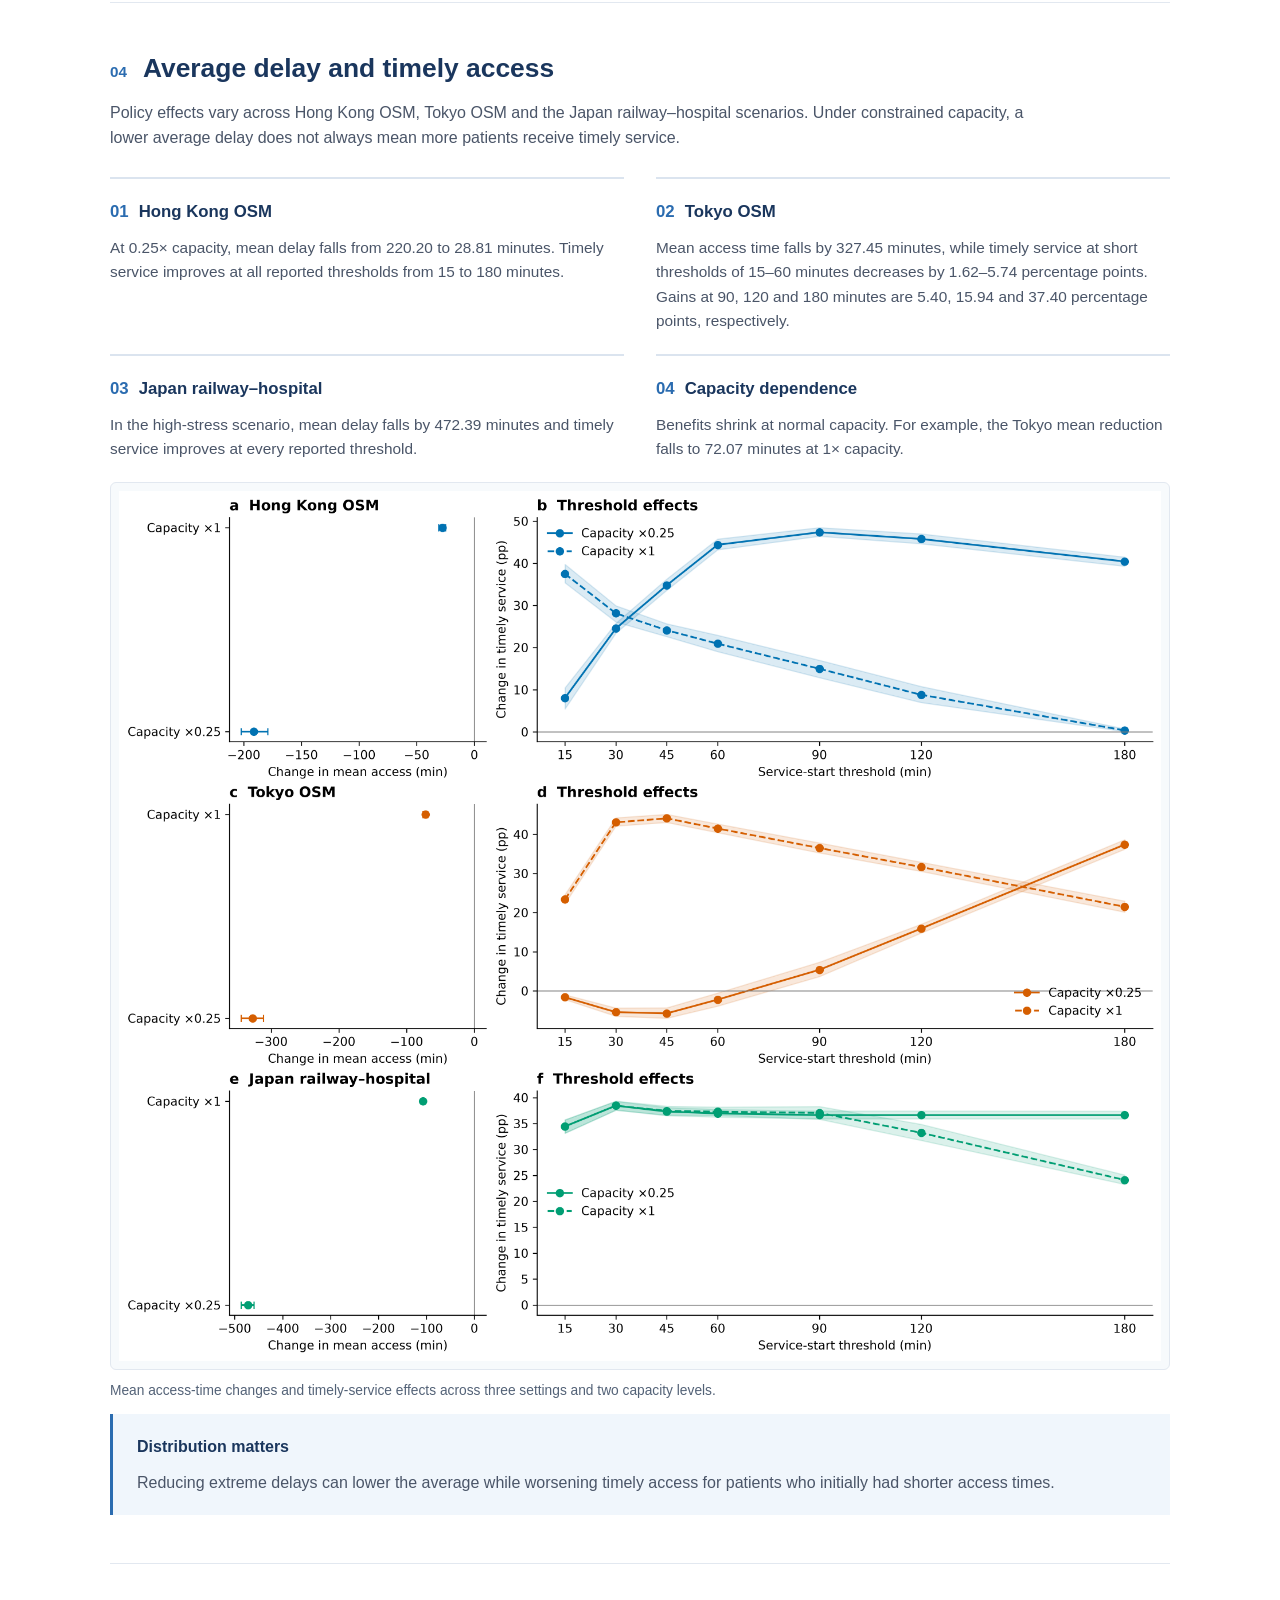
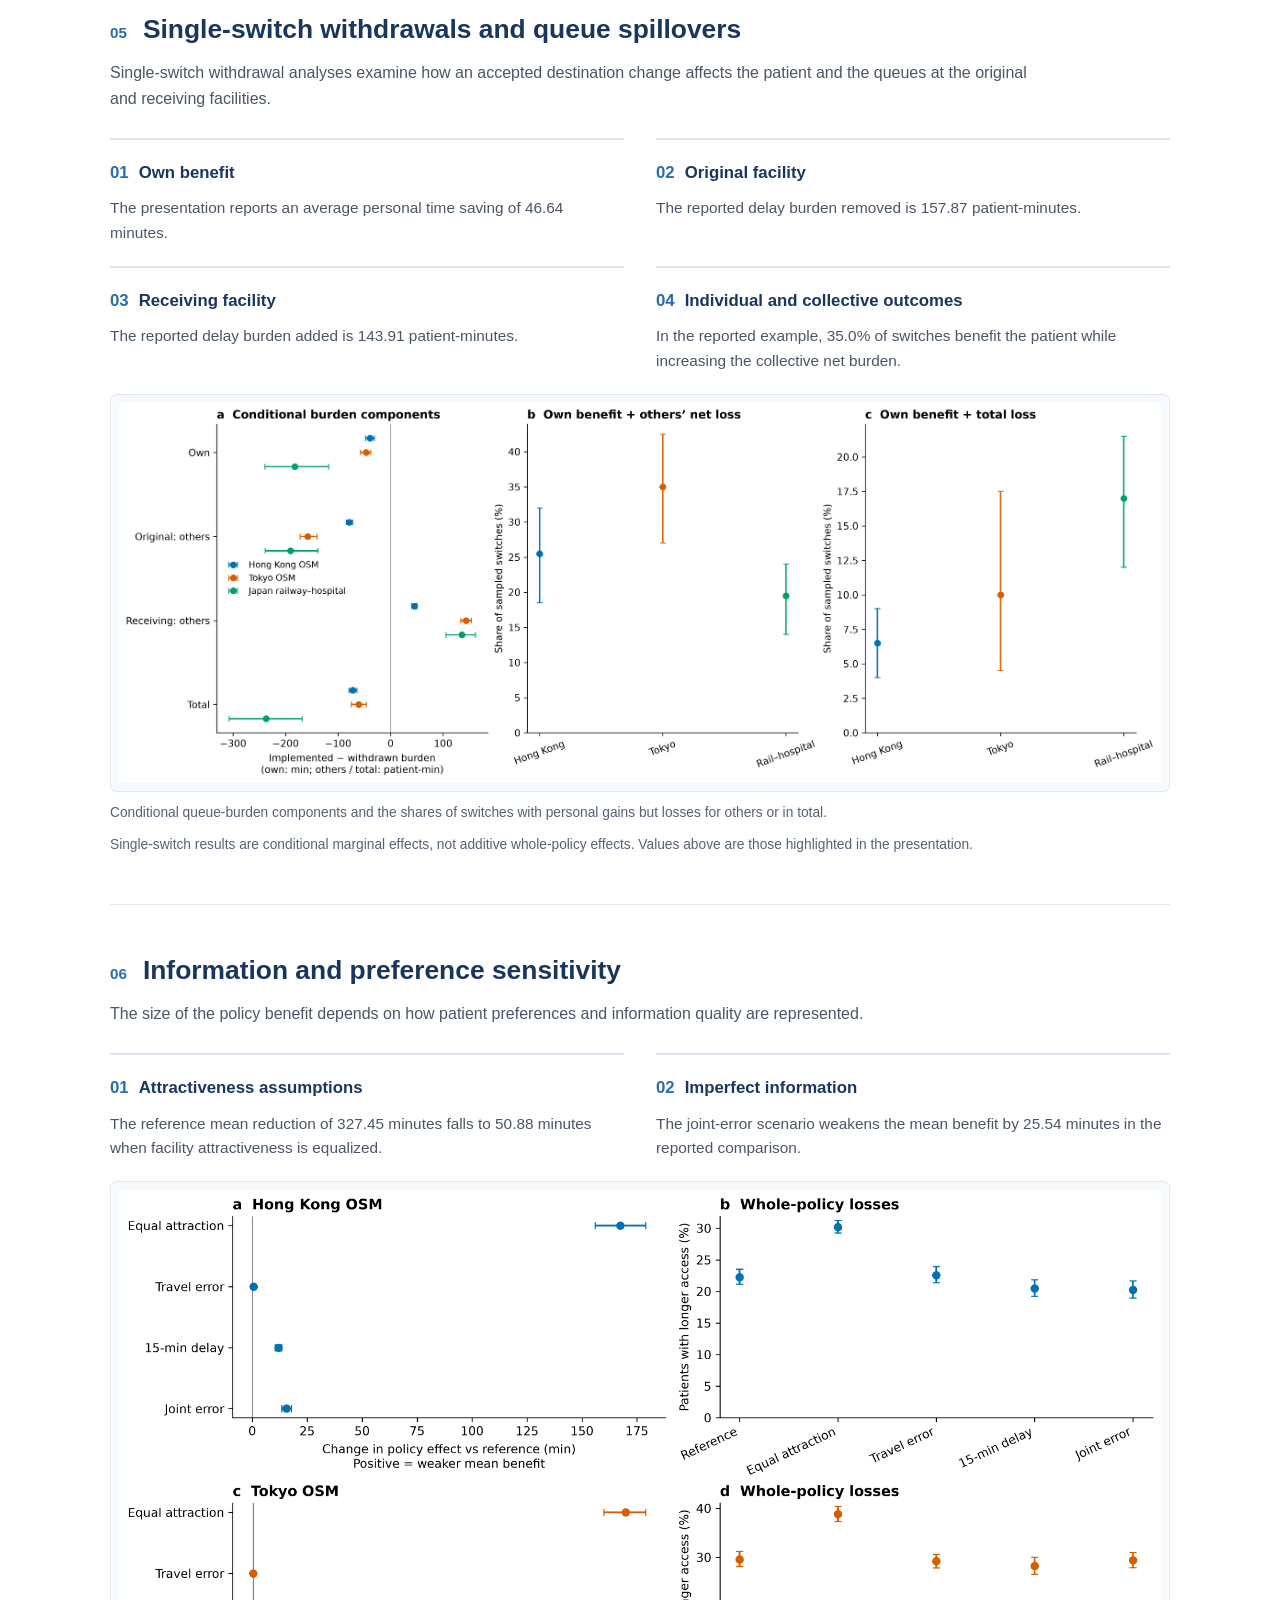
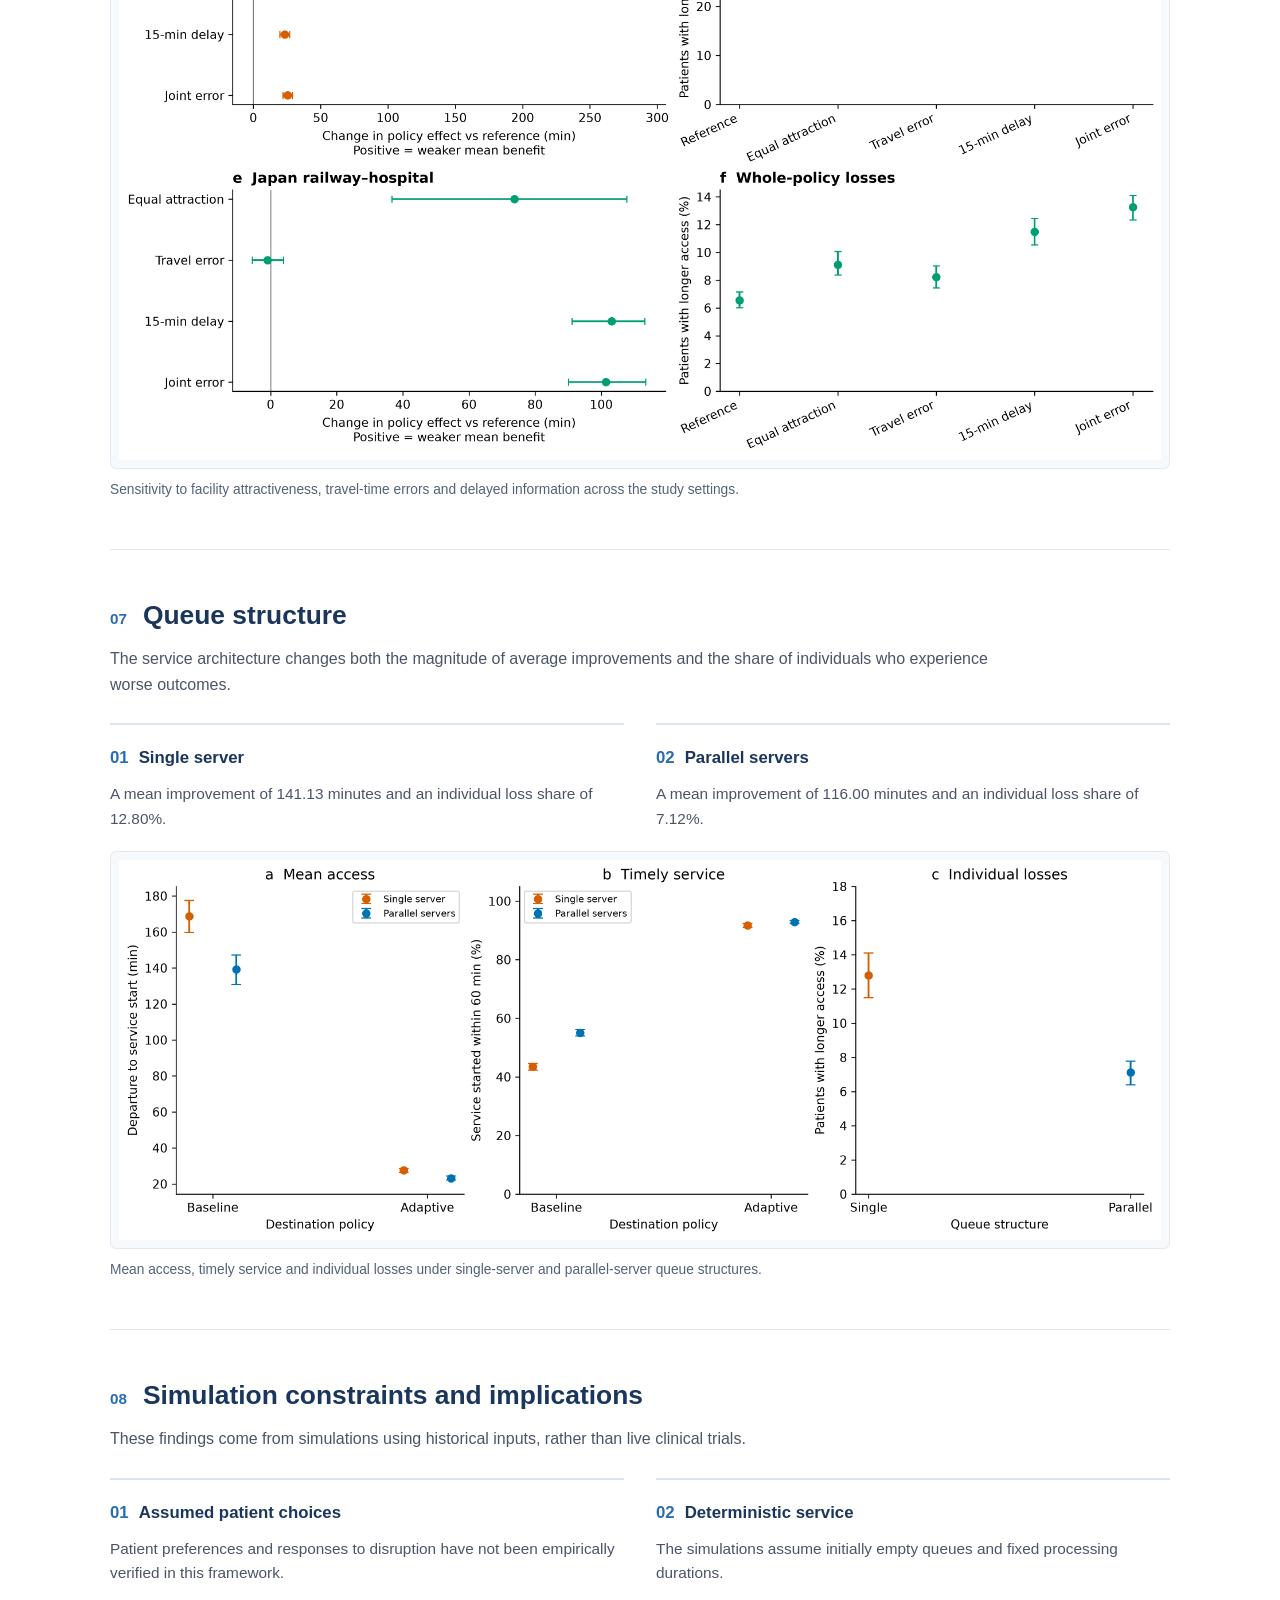
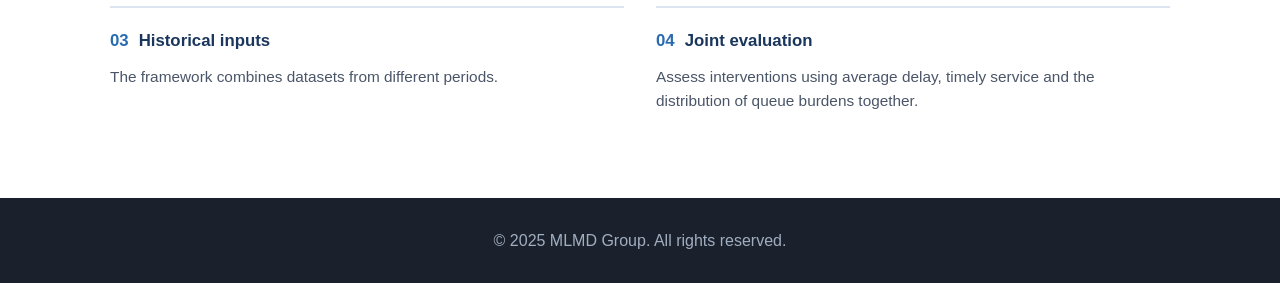
<file: nhb.html>
<!DOCTYPE html>
<html lang="en"><head><meta charset="UTF-8"><meta name="viewport" content="width=device-width, initial-scale=1.0"><meta name="description" content="Average delay, timely medical access and queue spillovers."><title>Capacity-Aware Destination Recommendations - MLMD Group</title><link rel="stylesheet" href="style.css"><link rel="stylesheet" href="projects.css"></head>
<body class="projects-page"><a class="skip-link" href="#main">Skip to content</a><nav class="navbar" aria-label="Main navigation"><div class="nav-container"><a class="logo-container" href="index.html"><span class="logo">MLMD Group</span></a><ul class="nav-links"><li><a href="index.html">Home</a></li><li><a href="index.html#research">Research</a></li><li><a href="projects.html" aria-current="page">Projects</a></li><li><a href="index.html#publications">Publications</a></li><li><a href="index.html#team">Team</a></li></ul></div></nav>
<header class="hero projects-hero"><h1>Research Projects</h1><p>Average delay, timely medical access and queue spillovers.</p></header>
<main id="main" class="container"><p class="project-back"><a href="projects.html">&larr; All projects</a></p><article id="project-2"><header class="project-header"><p class="eyebrow">PROJECT 2</p><h2>Capacity-Aware Destination Recommendations</h2><p class="project-subtitle">Average delay, timely medical access and queue spillovers</p><p class="project-summary">A simulation study of how capacity-aware destination recommendations affect patients and shared healthcare queues.</p><p class="team"><strong>Team member:</strong> Bingyu Cao, Rong Feng</p><p class="project-repository"><strong>GitHub:</strong> <a href="https://github.com/cyM-MC/nhb" target="_blank" rel="noopener noreferrer">cyM-MC/nhb</a></p><p class="project-contact">If you are interested in this research, please contact us at <a href="mailto:changyima@jlu.edu.cn">changyima@jlu.edu.cn</a>.</p></header><nav class="section-nav" aria-label="Project sections"><a href="#nhb-motivation">Motivation</a><a href="#nhb-framework">Framework</a><a href="#nhb-validation">Validation</a><a href="#nhb-outcomes">Outcomes</a><a href="#nhb-spillovers">Spillovers</a><a href="#nhb-sensitivity">Sensitivity</a><a href="#nhb-queues">Queues</a><a href="#nhb-limits">Limitations</a></nav><section class="project-section" id="nhb-motivation" aria-labelledby="nhb-motivation-title"><h3 id="nhb-motivation-title"><span>01</span>The “price of anarchy” in healthcare</h3><p class="section-intro">Patients choose facilities based on proximity or perceived queues, but their arrivals change waiting times for others. A recommendation that benefits one patient can shift congestion to another facility.</p><ol class="process"><li><h4>Individual choices</h4><p>Patients respond to travel times and perceived waiting times.</p></li><li><h4>Shared capacity</h4><p>Each arrival affects the queue encountered by subsequent patients.</p></li><li><h4>Queue spillovers</h4><p>Personal gains can transfer delay burdens between facilities.</p></li><li><h4>Evaluation question</h4><p>Do lower average delays also improve timely access and the distribution of queue burdens?</p></li></ol></section>
<section class="project-section" id="nhb-framework" aria-labelledby="nhb-framework-title"><h3 id="nhb-framework-title"><span>02</span>Simulation framework</h3><p class="section-intro">The study combines transportation networks with hospital activity data to compare destination policies under shared patient and disruption scenarios.</p><ol class="process"><li><h4>Transportation inputs</h4><p>OpenStreetMap road networks and private railway data.</p></li><li><h4>Medical inputs</h4><p>Official registry data and DPC hospital activity.</p></li><li><h4>Shared scenarios</h4><p>500 synthetic patients under spatial disruption, with consistent travel and service rules across policy comparisons.</p></li><li><h4>Destination policies</h4><p>Baseline choices, fastest-travel recommendations and capacity-aware recommendations.</p></li></ol><figure><a href="assets/nhb/image8.png" target="_blank" rel="noopener noreferrer" aria-label="View full-size figure: Evidence, simulation design and estimands for whole-policy comparisons and single-switch withdrawals."><img src="assets/nhb/image8.png" width="2850" height="1844" alt="Evidence, simulation design and estimands for whole-policy comparisons and single-switch withdrawals." loading="lazy"></a><figcaption>Evidence, simulation design and estimands for whole-policy comparisons and single-switch withdrawals.</figcaption></figure></section>
<section class="project-section" id="nhb-validation" aria-labelledby="nhb-validation-title"><h3 id="nhb-validation-title"><span>03</span>Input data checks</h3><p class="section-intro">Input checks compare transport-time calibration and hospital activity prediction with simpler alternatives. These checks validate selected inputs, rather than observed recommendation effects.</p><ol class="process"><li><h4>Transportation error</h4><p>The calibrated network has a mean absolute error (MAE) of 8.10 minutes, compared with 24.08 minutes for the assumed-speed model.</p></li><li><h4>Hospital activity error</h4><p>Previous-year activity has an MAE of 7.33 admissions, compared with 30.66 admissions for the bed-proportional model.</p></li></ol><figure><a href="assets/nhb/image9.png" target="_blank" rel="noopener noreferrer" aria-label="View full-size figure: Hospital activity prediction checks comparing previous-year activity with alternative models."><img src="assets/nhb/image9.png" width="3934" height="1354" alt="Hospital activity prediction checks comparing previous-year activity with alternative models." loading="lazy"></a><figcaption>Hospital activity prediction checks comparing previous-year activity with alternative models.</figcaption></figure></section>
<section class="project-section" id="nhb-outcomes" aria-labelledby="nhb-outcomes-title"><h3 id="nhb-outcomes-title"><span>04</span>Average delay and timely access</h3><p class="section-intro">Policy effects vary across Hong Kong OSM, Tokyo OSM and the Japan railway–hospital scenarios. Under constrained capacity, a lower average delay does not always mean more patients receive timely service.</p><ol class="process"><li><h4>Hong Kong OSM</h4><p>At 0.25× capacity, mean delay falls from 220.20 to 28.81 minutes. Timely service improves at all reported thresholds from 15 to 180 minutes.</p></li><li><h4>Tokyo OSM</h4><p>Mean access time falls by 327.45 minutes, while timely service at short thresholds of 15–60 minutes decreases by 1.62–5.74 percentage points. Gains at 90, 120 and 180 minutes are 5.40, 15.94 and 37.40 percentage points, respectively.</p></li><li><h4>Japan railway–hospital</h4><p>In the high-stress scenario, mean delay falls by 472.39 minutes and timely service improves at every reported threshold.</p></li><li><h4>Capacity dependence</h4><p>Benefits shrink at normal capacity. For example, the Tokyo mean reduction falls to 72.07 minutes at 1× capacity.</p></li></ol><figure><a href="assets/nhb/image10.png" target="_blank" rel="noopener noreferrer" aria-label="View full-size figure: Mean access-time changes and timely-service effects across three settings and two capacity levels."><img src="assets/nhb/image10.png" width="3634" height="3034" alt="Mean access-time changes and timely-service effects across three settings and two capacity levels." loading="lazy"></a><figcaption>Mean access-time changes and timely-service effects across three settings and two capacity levels.</figcaption></figure><aside class="research-note"><h4>Distribution matters</h4><p>Reducing extreme delays can lower the average while worsening timely access for patients who initially had shorter access times.</p></aside></section>
<section class="project-section" id="nhb-spillovers" aria-labelledby="nhb-spillovers-title"><h3 id="nhb-spillovers-title"><span>05</span>Single-switch withdrawals and queue spillovers</h3><p class="section-intro">Single-switch withdrawal analyses examine how an accepted destination change affects the patient and the queues at the original and receiving facilities.</p><ol class="process"><li><h4>Own benefit</h4><p>The presentation reports an average personal time saving of 46.64 minutes.</p></li><li><h4>Original facility</h4><p>The reported delay burden removed is 157.87 patient-minutes.</p></li><li><h4>Receiving facility</h4><p>The reported delay burden added is 143.91 patient-minutes.</p></li><li><h4>Individual and collective outcomes</h4><p>In the reported example, 35.0% of switches benefit the patient while increasing the collective net burden.</p></li></ol><figure><a href="assets/nhb/image13.png" target="_blank" rel="noopener noreferrer" aria-label="View full-size figure: Conditional queue-burden components and the shares of switches with personal gains but losses for others or in total."><img src="assets/nhb/image13.png" width="4534" height="1654" alt="Conditional queue-burden components and the shares of switches with personal gains but losses for others or in total." loading="lazy"></a><figcaption>Conditional queue-burden components and the shares of switches with personal gains but losses for others or in total.</figcaption></figure><p class="caption-note">Single-switch results are conditional marginal effects, not additive whole-policy effects. Values above are those highlighted in the presentation.</p></section>
<section class="project-section" id="nhb-sensitivity" aria-labelledby="nhb-sensitivity-title"><h3 id="nhb-sensitivity-title"><span>06</span>Information and preference sensitivity</h3><p class="section-intro">The size of the policy benefit depends on how patient preferences and information quality are represented.</p><ol class="process"><li><h4>Attractiveness assumptions</h4><p>The reference mean reduction of 327.45 minutes falls to 50.88 minutes when facility attractiveness is equalized.</p></li><li><h4>Imperfect information</h4><p>The joint-error scenario weakens the mean benefit by 25.54 minutes in the reported comparison.</p></li></ol><figure><a href="assets/nhb/image14.png" target="_blank" rel="noopener noreferrer" aria-label="View full-size figure: Sensitivity to facility attractiveness, travel-time errors and delayed information across the study settings."><img src="assets/nhb/image14.png" width="3634" height="3034" alt="Sensitivity to facility attractiveness, travel-time errors and delayed information across the study settings." loading="lazy"></a><figcaption>Sensitivity to facility attractiveness, travel-time errors and delayed information across the study settings.</figcaption></figure></section>
<section class="project-section" id="nhb-queues" aria-labelledby="nhb-queues-title"><h3 id="nhb-queues-title"><span>07</span>Queue structure</h3><p class="section-intro">The service architecture changes both the magnitude of average improvements and the share of individuals who experience worse outcomes.</p><ol class="process"><li><h4>Single server</h4><p>A mean improvement of 141.13 minutes and an individual loss share of 12.80%.</p></li><li><h4>Parallel servers</h4><p>A mean improvement of 116.00 minutes and an individual loss share of 7.12%.</p></li></ol><figure><a href="assets/nhb/image15.png" target="_blank" rel="noopener noreferrer" aria-label="View full-size figure: Mean access, timely service and individual losses under single-server and parallel-server queue structures."><img src="assets/nhb/image15.png" width="3634" height="1324" alt="Mean access, timely service and individual losses under single-server and parallel-server queue structures." loading="lazy"></a><figcaption>Mean access, timely service and individual losses under single-server and parallel-server queue structures.</figcaption></figure></section>
<section class="project-section" id="nhb-limits" aria-labelledby="nhb-limits-title"><h3 id="nhb-limits-title"><span>08</span>Simulation constraints and implications</h3><p class="section-intro">These findings come from simulations using historical inputs, rather than live clinical trials.</p><ol class="process"><li><h4>Assumed patient choices</h4><p>Patient preferences and responses to disruption have not been empirically verified in this framework.</p></li><li><h4>Deterministic service</h4><p>The simulations assume initially empty queues and fixed processing durations.</p></li><li><h4>Historical inputs</h4><p>The framework combines datasets from different periods.</p></li><li><h4>Joint evaluation</h4><p>Assess interventions using average delay, timely service and the distribution of queue burdens together.</p></li></ol></section></article></main><footer class="footer"><div class="container"><p>&copy; 2025 MLMD Group. All rights reserved.</p></div></footer></body></html>
</file>
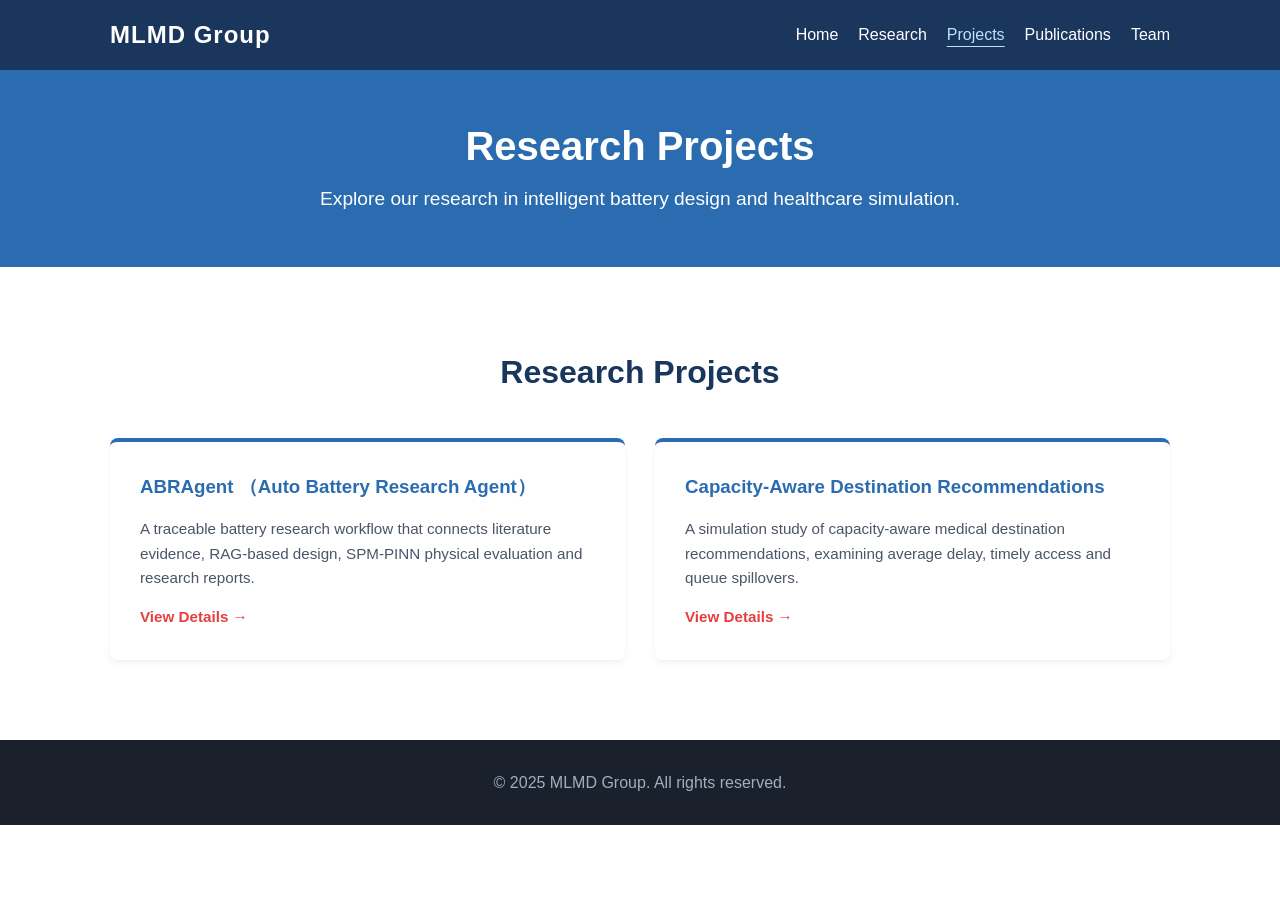
<file: projects.html>
<!DOCTYPE html>
<html lang="en"><head><meta charset="UTF-8"><meta name="viewport" content="width=device-width, initial-scale=1.0"><meta name="description" content="Explore MLMD research projects: ABRAgent battery research and capacity-aware medical destination recommendations."><title>Research Projects - MLMD Group</title><link rel="stylesheet" href="style.css"><link rel="stylesheet" href="projects.css"></head>
<body class="projects-page"><a class="skip-link" href="#main">Skip to content</a><nav class="navbar" aria-label="Main navigation"><div class="nav-container"><a class="logo-container" href="index.html"><span class="logo">MLMD Group</span></a><ul class="nav-links"><li><a href="index.html">Home</a></li><li><a href="index.html#research">Research</a></li><li><a href="projects.html" aria-current="page">Projects</a></li><li><a href="index.html#publications">Publications</a></li><li><a href="index.html#team">Team</a></li></ul></div></nav>
<header class="hero projects-hero"><h1>Research Projects</h1><p>Explore our research in intelligent battery design and healthcare simulation.</p></header>
<main id="main"><section id="projects-overview" class="section">
        <div class="container">
            <h2 class="section-title">Research Projects</h2>
            <div class="grid">
                <!-- 项目 1 概览卡片 -->
                <div class="card" id="project-1">
                    <!-- 点击标题跳转到 ABRAgent 独立项目页面 -->
                    <h3><a href="abragent.html" class="project-link">ABRAgent （Auto Battery Research Agent）</a></h3>
                    <p>A traceable battery research workflow that connects literature evidence, RAG-based design, SPM-PINN physical evaluation and research reports.</p>
                    <a href="abragent.html" class="read-more">View Details &rarr;</a>
                </div>

                <div class="card" id="project-2"><h3><a href="nhb.html" class="project-link">Capacity-Aware Destination Recommendations</a></h3><p>A simulation study of capacity-aware medical destination recommendations, examining average delay, timely access and queue spillovers.</p><a href="nhb.html" class="read-more">View Details &rarr;</a></div>
<!-- 未来有新项目可以直接在这里复制添加卡片 -->
            </div>
        </div>
    </section></main><footer class="footer"><div class="container"><p>&copy; 2025 MLMD Group. All rights reserved.</p></div></footer></body></html>
</file>
<file: style.css>
/* 基础设置 */
* {
    margin: 0;
    padding: 0;
    box-sizing: border-box;
}

body {
    font-family: -apple-system, BlinkMacSystemFont, "Segoe UI", Roboto, Helvetica, Arial, sans-serif;
    line-height: 1.6;
    color: #333;
    background-color: #fff;
}

.container {
    max-width: 1100px;
    margin: 0 auto;
    padding: 0 20px;
}

/* 导航栏 */
.navbar {
    background-color: #1a365d; /* 学术深蓝 */
    color: #fff;
    padding: 1rem 0;
    position: sticky;
    top: 0;
    z-index: 100;
}

.nav-container {
    display: flex;
    justify-content: space-between;
    align-items: center;
    max-width: 1100px;
    margin: 0 auto;
    padding: 0 20px;
}

.logo {
    font-size: 1.5rem;
    font-weight: bold;
    letter-spacing: 1px;
}

.nav-links {
    list-style: none;
    display: flex;
}

.nav-links li {
    margin-left: 20px;
}

.nav-links a {
    color: #fff;
    text-decoration: none;
    font-weight: 500;
    transition: color 0.3s ease;
}

.nav-links a:hover {
    color: #90cdf4;
}

/* 头部横幅 (Hero Section) */
.hero {
    background-color: #2b6cb0;
    color: #fff;
    padding: 100px 20px;
    text-align: center;
}

.hero h2 {
    font-size: 2.5rem;
    margin-bottom: 20px;
}

.hero p {
    font-size: 1.2rem;
    max-width: 700px;
    margin: 0 auto 30px auto;
}

.btn {
    display: inline-block;
    background-color: #fff;
    color: #2b6cb0;
    padding: 10px 25px;
    text-decoration: none;
    border-radius: 5px;
    font-weight: bold;
    transition: background-color 0.3s ease;
}

.btn:hover {
    background-color: #e2e8f0;
}

/* 通用区块样式 */
.section {
    padding: 80px 0;
}

.section-title {
    text-align: center;
    font-size: 2rem;
    margin-bottom: 40px;
    color: #1a365d;
}

.pub-list {
    padding-left: 1.5rem;
}

.pub-item {
    margin-bottom: 0.9rem;
}

.bg-light {
    background-color: #f7fafc;
}

.about-text {
    text-align: center;
    max-width: 800px;
    margin: 0 auto;
    font-size: 1.1rem;
    color: #4a5568;
}

/* 响应式网格 (Cards) */
.grid {
    display: grid;
    grid-template-columns: repeat(auto-fit, minmax(300px, 1fr));
    gap: 30px;
}

.card {
    background: #fff;
    padding: 30px;
    border-radius: 8px;
    box-shadow: 0 4px 6px rgba(0, 0, 0, 0.05);
    border-top: 4px solid #2b6cb0;
    transition: transform 0.3s ease;
}

.card:hover {
    transform: translateY(-5px);
}

.card h3 {
    margin-bottom: 15px;
    color: #2b6cb0;
}

.card p {
    color: #4a5568;
    font-size: 0.95rem;
}

/* 页脚 */
.footer {
    background-color: #1a202c;
    color: #a0aec0;
    text-align: center;
    padding: 30px 0;
}

.footer a {
    color: #90cdf4;
    text-decoration: none;
}

.footer a:hover {
    text-decoration: underline;
}

/* 手机端适配 */
@media (max-width: 768px) {
    .nav-container {
        flex-direction: column;
    }
    .nav-links {
        margin-top: 15px;
        flex-wrap: wrap;
        justify-content: center;
    }
    .nav-links li {
        margin: 5px 10px;
    }
}

/* 项目图片专属样式 */
.image-container {
    text-align: center;
    margin: 20px 0 30px 0;
    padding: 10px;
    background: #f7fafc;
    border-radius: 8px;
    border: 1px solid #e2e8f0;
}

.project-image {
    max-width: 100%;
    height: auto;
    border-radius: 4px;
    box-shadow: 0 2px 4px rgba(0,0,0,0.1);
    transition: transform 0.3s ease;
}

.project-image:hover {
    transform: scale(1.02);
}

/* ==========================================================
   Logo 专属样式
   ========================================================== */
.logo-container {
    display: flex;
    align-items: center;
    text-decoration: none; /* 移除点击下划线 */
    color: #fff; /* 保持文字白色 */
    transition: opacity 0.3s ease;
}

.logo-container:hover {
    opacity: 0.85; /* 鼠标悬停时整体轻微变灰 */
}

 

.nav-logo-img {
    height: 60px; /* 从 45px 放大到 60px */
    width: 60px;  /* 从 45px 放大到 60px */
    margin-right: 15px; /* 稍微增加一点与文字的间距 */
    border-radius: 50%;
    object-fit: cover;
    background-color: #fff;
    box-shadow: 0 2px 4px rgba(0, 0, 0, 0.2);
}

/* 手机端适配也同步放大 */
@media (max-width: 768px) {
    .nav-logo-img {
        height: 45px; /* 从 35px 放大到 45px */
        width: 45px;
        margin-right: 10px;
    }
}
/* 主页项目概览卡片内的链接样式 */
.project-link {
    color: #2b6cb0;
    text-decoration: none;
    transition: color 0.3s ease;
}

.project-link:hover {
    color: #1a365d;
    text-decoration: underline;
}

.read-more {
    display: inline-block;
    margin-top: 15px;
    color: #e53e3e; /* 用红色或醒目的颜色突出按钮 */
    text-decoration: none;
    font-weight: bold;
    font-size: 0.95rem;
    transition: transform 0.2s ease;
}

.read-more:hover {
    text-decoration: underline;
    transform: translateX(5px); /* 鼠标悬浮时有一个向右的小动画 */
}
</file>
<file: projects.css>
/* Projects-only styles keep the shared website unchanged. */
.projects-page .nav-links a[aria-current=page]{color:#bee3f8;text-decoration:underline;text-underline-offset:6px}
.projects-hero{padding:52px 20px}.projects-hero h1{font-size:2.5rem;line-height:1.2;margin-bottom:14px}.projects-hero p{margin-bottom:0}
.project-header{padding:50px 0 30px}.eyebrow{color:#2b6cb0;font-size:.8rem;font-weight:700;letter-spacing:.14em}.project-header h2{color:#1a365d;font-size:3rem;line-height:1.2;margin:8px 0}.project-subtitle{font-size:1.45rem;color:#1a365d;font-weight:600}.project-summary{color:#4a5568;margin:12px 0 20px}.team{font-size:.92rem;color:#4a5568}
.section-nav{display:flex;flex-wrap:wrap;gap:10px 24px;padding:20px 0;border-top:1px solid #dbe4ef;border-bottom:1px solid #dbe4ef}.section-nav a{color:#2b6cb0;font-size:.95rem;text-decoration:none;padding:3px 0}.section-nav a:hover{text-decoration:underline}
.project-section{padding:48px 0;border-bottom:1px solid #e2e8f0;scroll-margin-top:100px}.project-section:last-child{border:0;padding-bottom:64px}.project-section h3{font-size:1.65rem;color:#1a365d;line-height:1.3;margin-bottom:14px}.project-section h3 span{font-size:.95rem;color:#2b6cb0;margin-right:16px}.section-intro{max-width:920px;color:#4a5568;margin-bottom:26px}
figure{margin:0;min-width:0}figure a{display:block;border:1px solid #e2e8f0;background:#f7fafc;padding:8px;border-radius:6px}figure img{display:block;width:100%;height:auto}figcaption,.caption-note{color:#536277;font-size:.86rem;margin-top:10px}.figure-pair{display:grid;grid-template-columns:1fr 1fr;gap:24px}.knowledge-layout{display:grid;grid-template-columns:.85fr 1.4fr;gap:24px;align-items:start}.stack{display:grid;gap:24px}
.process{list-style:none;counter-reset:step;display:grid;grid-template-columns:1fr 1fr;gap:0 32px}.process li{counter-increment:step;border-top:2px solid #dbe4ef;padding:20px 0}.process h4{font-size:1.05rem}.process h4:before{content:counter(step,decimal-leading-zero);color:#2b6cb0;margin-right:10px}.process p{color:#4a5568;font-size:.96rem}.research-note{background:#f0f6fc;border-left:3px solid #2b6cb0;padding:20px 24px;margin-top:12px}.research-note p{color:#4a5568}h4{color:#1a365d;margin-bottom:10px;font-size:1rem}.metric-title{margin-top:24px}.energy-results{display:flex;flex-wrap:wrap;gap:24px 48px}.energy-results dt{font-size:.85rem;color:#4a5568}.energy-results dd{font-size:1.6rem;font-weight:700;color:#1a365d}.energy-results small{font-size:.8rem;font-weight:400}
a:focus-visible{outline:3px solid #d69e2e;outline-offset:4px}.skip-link{position:absolute;left:12px;top:-80px;padding:10px 16px;background:white;color:#1a365d;z-index:200}.skip-link:focus{top:10px}
@media(max-width:768px){.projects-hero{padding:36px 20px}.projects-hero h1{font-size:2rem}.project-header{padding-top:32px}.project-header h2{font-size:2.5rem}.project-subtitle{font-size:1.2rem}.project-section h3{font-size:1.4rem}.project-section{padding:32px 0;scroll-margin-top:170px}.figure-pair,.knowledge-layout,.process{grid-template-columns:1fr}.section-nav{gap:10px 20px}}
@media(prefers-reduced-motion:reduce){*{scroll-behavior:auto!important;transition:none!important}}
.project-header h2 .project-full-name{font-size:.55em;font-weight:500;display:inline-block;vertical-align:middle;line-height:1.4}.project-repository{margin-top:12px;font-size:.92rem;color:#4a5568}.project-repository a{color:#2b6cb0;text-underline-offset:3px;overflow-wrap:anywhere}

.additional-project{border-top:3px solid #1a365d;margin-top:32px}article[id]{scroll-margin-top:100px}@media(max-width:768px){article[id]{scroll-margin-top:170px}}

.project-contact{margin-top:14px;font-size:.92rem;color:#4a5568}.project-contact a{color:#2b6cb0;text-underline-offset:3px;overflow-wrap:anywhere}

.project-back{padding-top:24px}.project-back a{color:#2b6cb0;text-underline-offset:3px}.project-back+.project-header{padding-top:24px}
</file>
